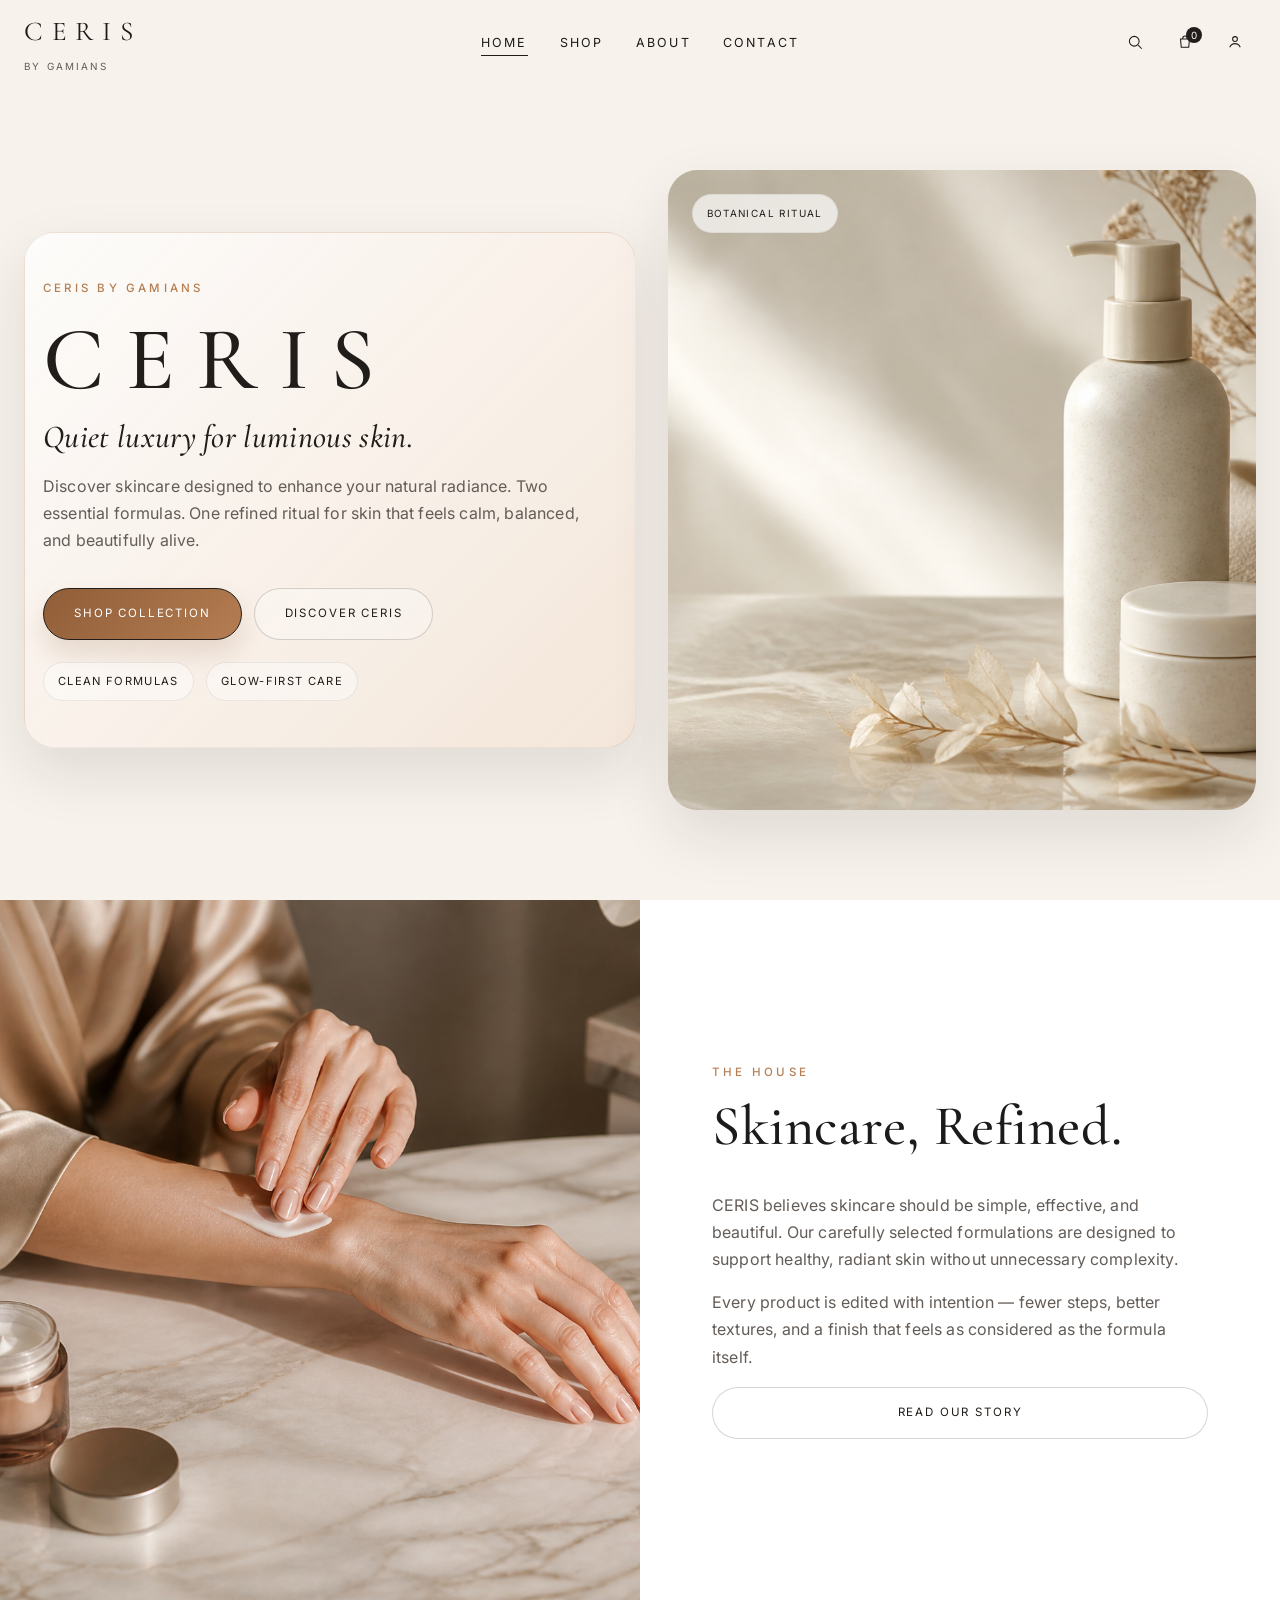
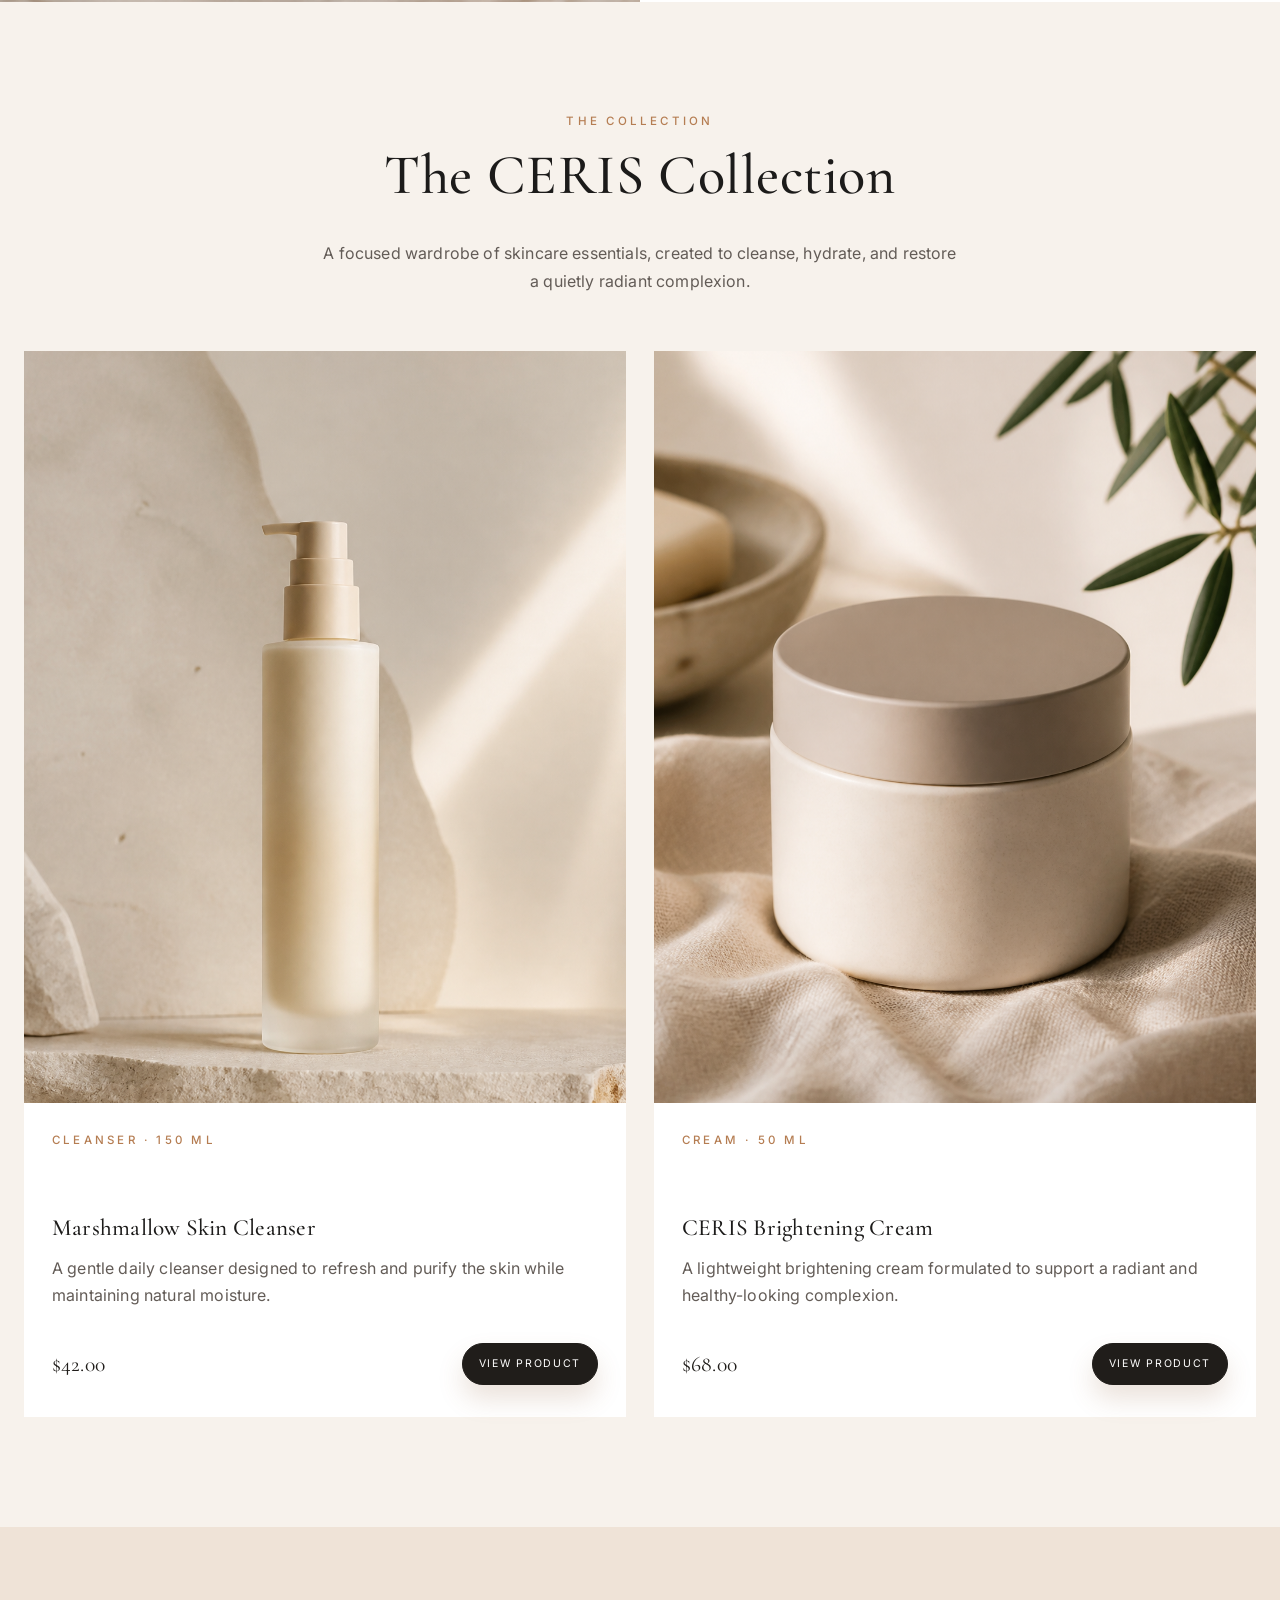
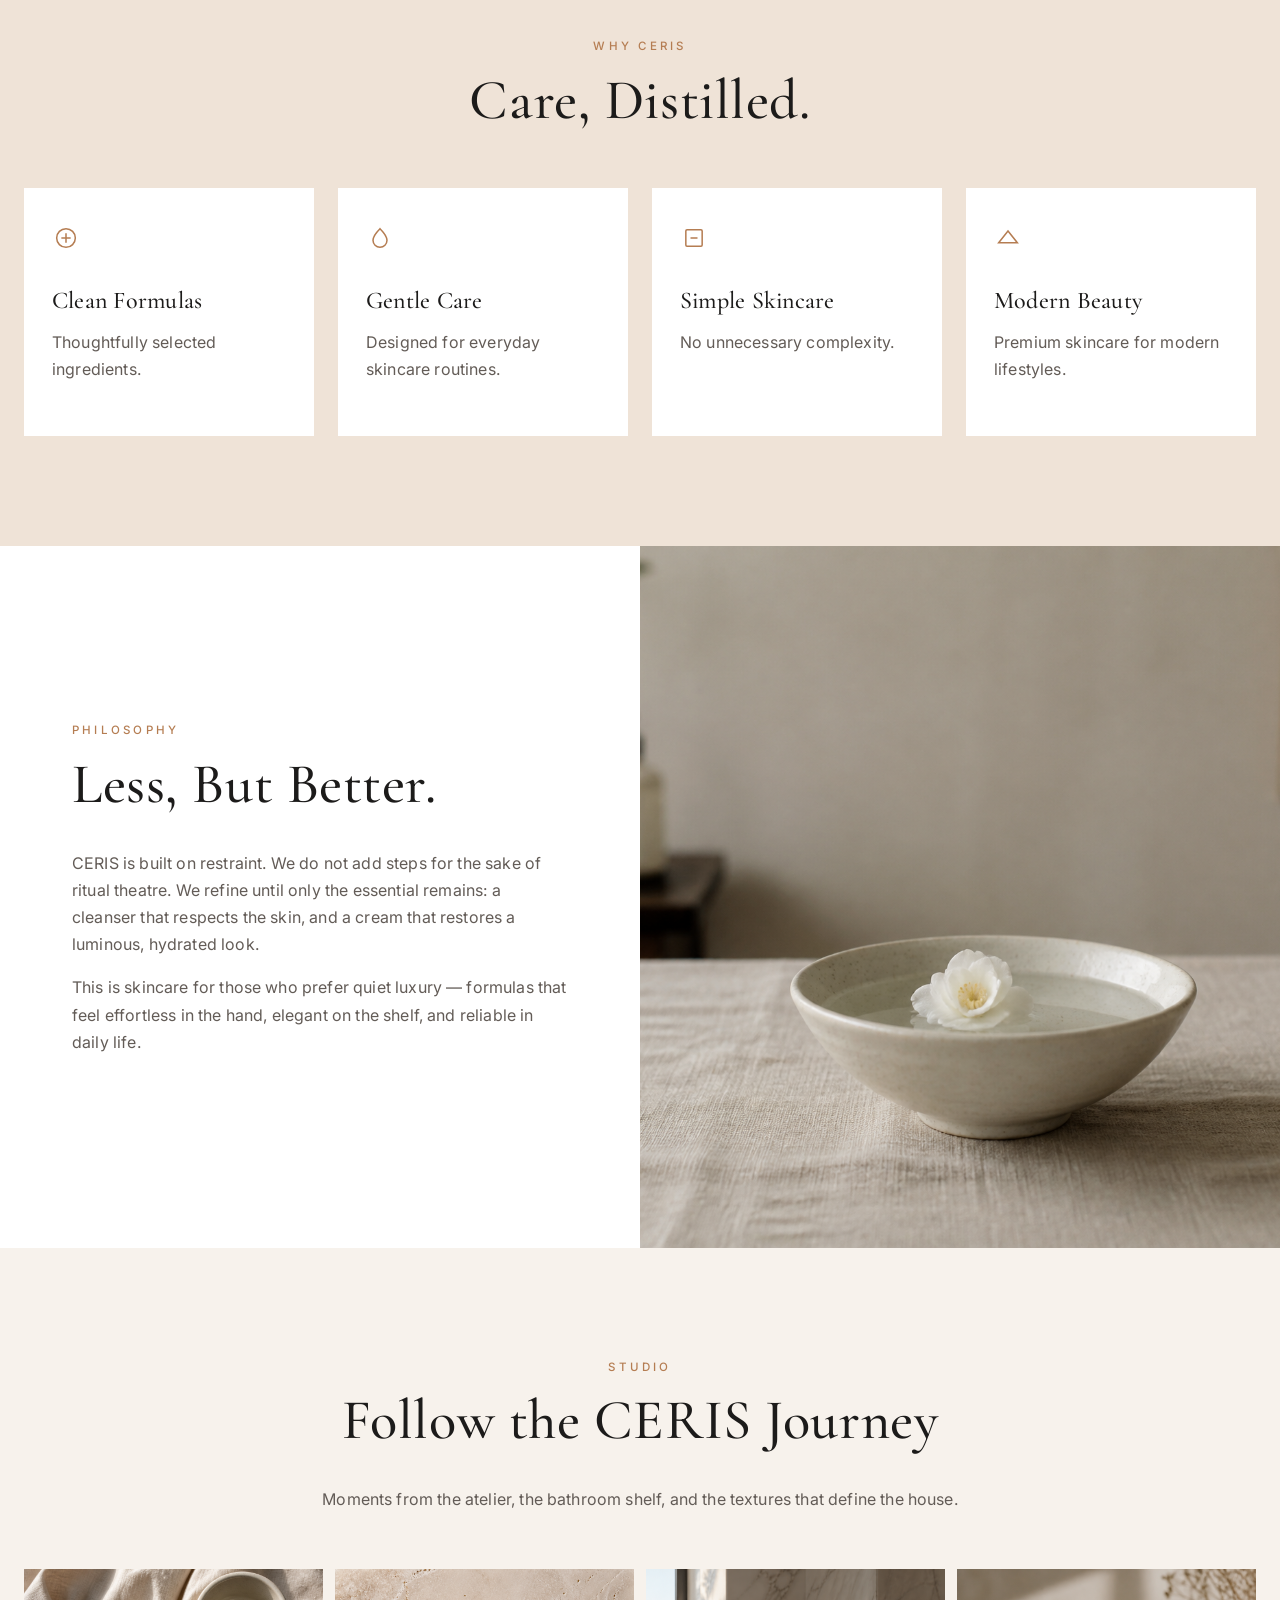
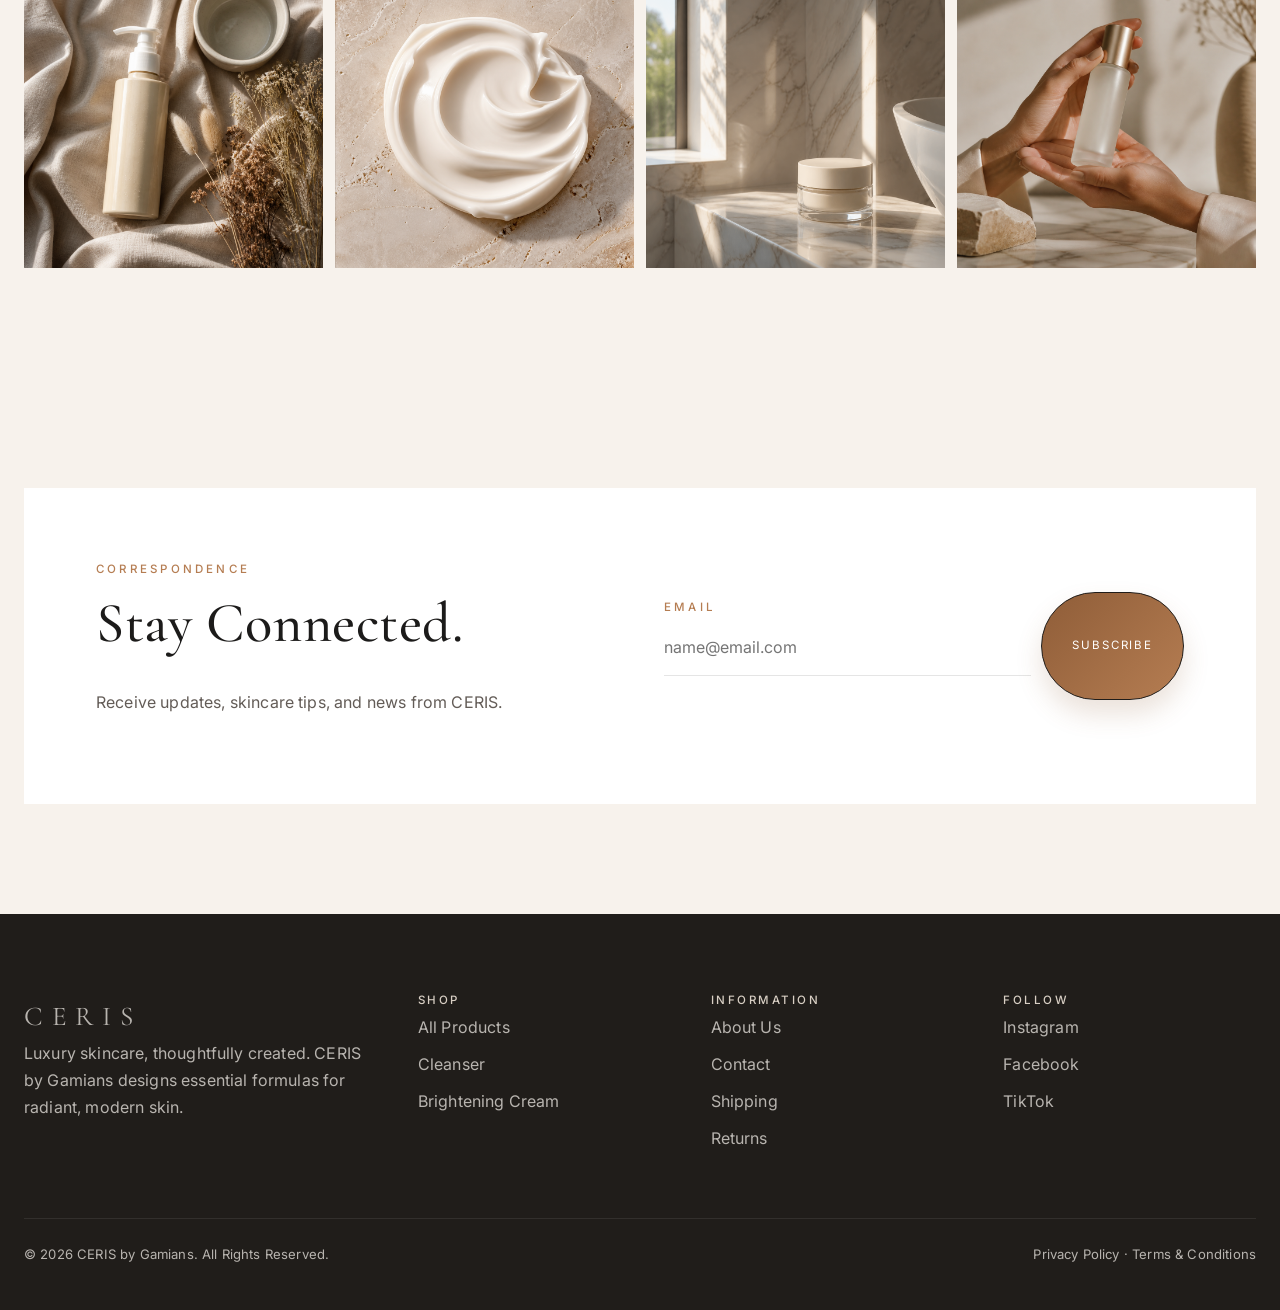
<file: index.html>
<!DOCTYPE html>
<html lang="en">
<head>
  <meta charset="UTF-8">
  <meta name="viewport" content="width=device-width, initial-scale=1.0">
  <title>CERIS by Gamians — Luxury Skincare</title>
  <meta name="description" content="CERIS by Gamians is a luxury skincare house creating refined, essential formulas for radiant, healthy-looking skin.">
  <meta property="og:title" content="CERIS by Gamians — Luxury Skincare">
  <meta property="og:description" content="Discover skincare designed to enhance your natural radiance.">
  <meta property="og:type" content="website">
  <meta property="og:image" content="assets/images/hero.jpg">
  <link rel="icon" href="assets/icons/search.svg" type="image/svg+xml">
  <link rel="preconnect" href="https://fonts.googleapis.com">
  <link rel="preconnect" href="https://fonts.gstatic.com" crossorigin>
  <link href="https://fonts.googleapis.com/css2?family=Cormorant+Garamond:ital,wght@0,400;0,500;0,600;1,400;1,500&family=Inter:wght@300;400;500;600&display=swap" rel="stylesheet">
  <link rel="stylesheet" href="css/style.css">
  <link rel="stylesheet" href="css/responsive.css">
</head>
<body>
  <a class="skip-link" href="#main">Skip to content</a>
  <header class="site-header">
    <nav class="nav" aria-label="Primary">
      <button class="nav-toggle" aria-expanded="false" aria-label="Open menu"><span></span></button>
      <a class="logo" href="index.html">CERIS<span>by Gamians</span></a>
      <ul class="nav-links">
        <li><a href="index.html" aria-current="page">Home</a></li>
        <li><a href="products.html">Shop</a></li>
        <li><a href="about.html">About</a></li>
        <li><a href="contact.html">Contact</a></li>
      </ul>
      <div class="nav-actions">
        <button class="icon-btn" data-open-search aria-label="Search">
          <svg viewBox="0 0 24 24" fill="none" stroke="currentColor" stroke-width="1.4"><circle cx="11" cy="11" r="6.5"/><path d="M16.2 16.2L21 21"/></svg>
        </button>
        <a class="icon-btn" href="cart.html" aria-label="Shopping bag">
          <svg viewBox="0 0 24 24" fill="none" stroke="currentColor" stroke-width="1.4"><path d="M6 8h12l-1 11H7L6 8z"/><path d="M9 8V7a3 3 0 0 1 6 0v1"/></svg>
          <span class="cart-count" data-cart-count hidden>0</span>
        </a>
        <a class="icon-btn" href="admin.html" aria-label="Account">
          <svg viewBox="0 0 24 24" fill="none" stroke="currentColor" stroke-width="1.4"><circle cx="12" cy="8" r="3.2"/><path d="M5 19c1.4-3.2 3.8-4.8 7-4.8s5.6 1.6 7 4.8"/></svg>
        </a>
      </div>
    </nav>
  </header>
  <div class="mobile-drawer">
    <a href="index.html">Home</a>
    <a href="products.html">Shop</a>
    <a href="about.html">About</a>
    <a href="contact.html">Contact</a>
    <a href="cart.html">Bag</a>
  </div>

  <main id="main">
    <section class="hero container">
      <div class="hero__copy reveal is-visible">
        <p class="eyebrow">CERIS by Gamians</p>
        <h1>CERIS</h1>
        <h2>Quiet luxury for luminous skin.</h2>
        <p>Discover skincare designed to enhance your natural radiance. Two essential formulas. One refined ritual for skin that feels calm, balanced, and beautifully alive.</p>
        <div class="hero__actions">
          <a class="btn" href="products.html">Shop Collection</a>
          <a class="btn btn--ghost" href="about.html">Discover CERIS</a>
        </div>
        <div class="hero__meta" aria-label="Brand highlights">
          <span>Clean formulas</span>
          <span>Glow-first care</span>
        </div>
      </div>
      <div class="hero__media reveal">
        <img src="assets/images/hero-editorial.jpg" alt="Editorial luxury skincare ritual with cream and clean textures">
      </div>
    </section>

    <section class="split">
      <div class="split__media">
        <img src="assets/images/brand-intro.jpg" alt="Soft editorial beauty still life with cream and linen">
      </div>
      <div class="split__copy reveal">
        <p class="eyebrow">The House</p>
        <h2>Skincare, Refined.</h2>
        <p>CERIS believes skincare should be simple, effective, and beautiful. Our carefully selected formulations are designed to support healthy, radiant skin without unnecessary complexity.</p>
        <p>Every product is edited with intention — fewer steps, better textures, and a finish that feels as considered as the formula itself.</p>
        <a class="btn btn--ghost" href="about.html">Read Our Story</a>
      </div>
    </section>

    <section class="section">
      <div class="container">
        <div class="section-head reveal">
          <p class="eyebrow">The Collection</p>
          <h2>The CERIS Collection</h2>
          <p>A focused wardrobe of skincare essentials, created to cleanse, hydrate, and restore a quietly radiant complexion.</p>
        </div>
        <div class="product-grid" data-featured-grid></div>
      </div>
    </section>

    <section class="section section--soft">
      <div class="container">
        <div class="section-head reveal">
          <p class="eyebrow">Why CERIS</p>
          <h2>Care, Distilled.</h2>
        </div>
        <div class="feature-grid">
          <article class="feature-card reveal">
            <svg viewBox="0 0 24 24" fill="none" stroke-width="1.3"><circle cx="12" cy="12" r="8"/><path d="M12 8v8M8 12h8"/></svg>
            <h3>Clean Formulas</h3>
            <p>Thoughtfully selected ingredients.</p>
          </article>
          <article class="feature-card reveal">
            <svg viewBox="0 0 24 24" fill="none" stroke-width="1.3"><path d="M12 4c4 4 6 7 6 10a6 6 0 1 1-12 0c0-3 2-6 6-10z"/></svg>
            <h3>Gentle Care</h3>
            <p>Designed for everyday skincare routines.</p>
          </article>
          <article class="feature-card reveal">
            <svg viewBox="0 0 24 24" fill="none" stroke-width="1.3"><rect x="5" y="5" width="14" height="14" rx="1"/><path d="M9 12h6"/></svg>
            <h3>Simple Skincare</h3>
            <p>No unnecessary complexity.</p>
          </article>
          <article class="feature-card reveal">
            <svg viewBox="0 0 24 24" fill="none" stroke-width="1.3"><path d="M4 16l8-10 8 10H4z"/></svg>
            <h3>Modern Beauty</h3>
            <p>Premium skincare for modern lifestyles.</p>
          </article>
        </div>
      </div>
    </section>

    <section class="split split--reverse">
      <div class="split__copy reveal">
        <p class="eyebrow">Philosophy</p>
        <h2>Less, But Better.</h2>
        <p>CERIS is built on restraint. We do not add steps for the sake of ritual theatre. We refine until only the essential remains: a cleanser that respects the skin, and a cream that restores a luminous, hydrated look.</p>
        <p>This is skincare for those who prefer quiet luxury — formulas that feel effortless in the hand, elegant on the shelf, and reliable in daily life.</p>
      </div>
      <div class="split__media">
        <img src="assets/images/philosophy.jpg" alt="Minimal stone still life with water and a single bloom">
      </div>
    </section>

    <section class="section">
      <div class="container">
        <div class="section-head reveal">
          <p class="eyebrow">Studio</p>
          <h2>Follow the CERIS Journey</h2>
          <p>Moments from the atelier, the bathroom shelf, and the textures that define the house.</p>
        </div>
        <div class="instagram-grid">
          <a href="https://instagram.com/cerisbygamians" target="_blank" rel="noopener" aria-label="CERIS Instagram still one">
            <img src="assets/images/insta-1.jpg" alt="Flat lay of CERIS cleanser and linen">
          </a>
          <a href="https://instagram.com/cerisbygamians" target="_blank" rel="noopener" aria-label="CERIS Instagram still two">
            <img src="assets/images/insta-2.jpg" alt="Close-up of cream texture">
          </a>
          <a href="https://instagram.com/cerisbygamians" target="_blank" rel="noopener" aria-label="CERIS Instagram still three">
            <img src="assets/images/insta-3.jpg" alt="Morning light on a cream jar">
          </a>
          <a href="https://instagram.com/cerisbygamians" target="_blank" rel="noopener" aria-label="CERIS Instagram still four">
            <img src="assets/images/insta-4.jpg" alt="Hands holding a frosted cleanser bottle">
          </a>
        </div>
      </div>
    </section>

    <section class="section">
      <div class="container">
        <div class="newsletter reveal">
          <div>
            <p class="eyebrow">Correspondence</p>
            <h2>Stay Connected.</h2>
            <p>Receive updates, skincare tips, and news from CERIS.</p>
          </div>
          <form data-newsletter novalidate>
            <div class="field">
              <label class="eyebrow" for="home-email">Email</label>
              <input id="home-email" type="email" name="email" placeholder="name@email.com" autocomplete="email" required>
              <div class="field-error" aria-live="polite"></div>
            </div>
            <button class="btn" type="submit">Subscribe</button>
          </form>
        </div>
      </div>
    </section>
  </main>

  <footer class="site-footer">
    <div class="container">
      <div class="footer-grid">
        <div>
          <a class="logo" href="index.html">CERIS</a>
          <p>Luxury skincare, thoughtfully created. CERIS by Gamians designs essential formulas for radiant, modern skin.</p>
        </div>
        <div>
          <h4>Shop</h4>
          <ul>
            <li><a href="products.html">All Products</a></li>
            <li><a href="products.html">Cleanser</a></li>
            <li><a href="product.html?id=ceris-brightening-cream">Brightening Cream</a></li>
          </ul>
        </div>
        <div>
          <h4>Information</h4>
          <ul>
            <li><a href="about.html">About Us</a></li>
            <li><a href="contact.html">Contact</a></li>
            <li><a href="shipping.html">Shipping</a></li>
            <li><a href="shipping.html">Returns</a></li>
          </ul>
        </div>
        <div>
          <h4>Follow</h4>
          <ul>
            <li><a href="https://instagram.com/cerisbygamians" target="_blank" rel="noopener">Instagram</a></li>
            <li><a href="https://facebook.com" target="_blank" rel="noopener">Facebook</a></li>
            <li><a href="https://www.tiktok.com" target="_blank" rel="noopener">TikTok</a></li>
          </ul>
        </div>
      </div>
      <div class="footer-bottom">
        <p>© <span data-year></span> CERIS by Gamians. All Rights Reserved.</p>
        <p><a href="privacy.html">Privacy Policy</a> · <a href="terms.html">Terms &amp; Conditions</a></p>
      </div>
    </div>
  </footer>

  <div class="search-modal" hidden>
    <form role="search">
      <div class="field">
        <label class="eyebrow" for="site-search">Search CERIS</label>
        <input id="site-search" type="search" placeholder="Cleanser, cream, radiance…">
      </div>
      <button class="btn" type="submit">Search</button>
      <button class="btn btn--ghost" type="button" data-close-search>Close</button>
    </form>
  </div>

  <script src="js/products.js"></script>
  <script src="js/cart.js"></script>
  <script src="js/main.js"></script>
</body>
</html>
</file>
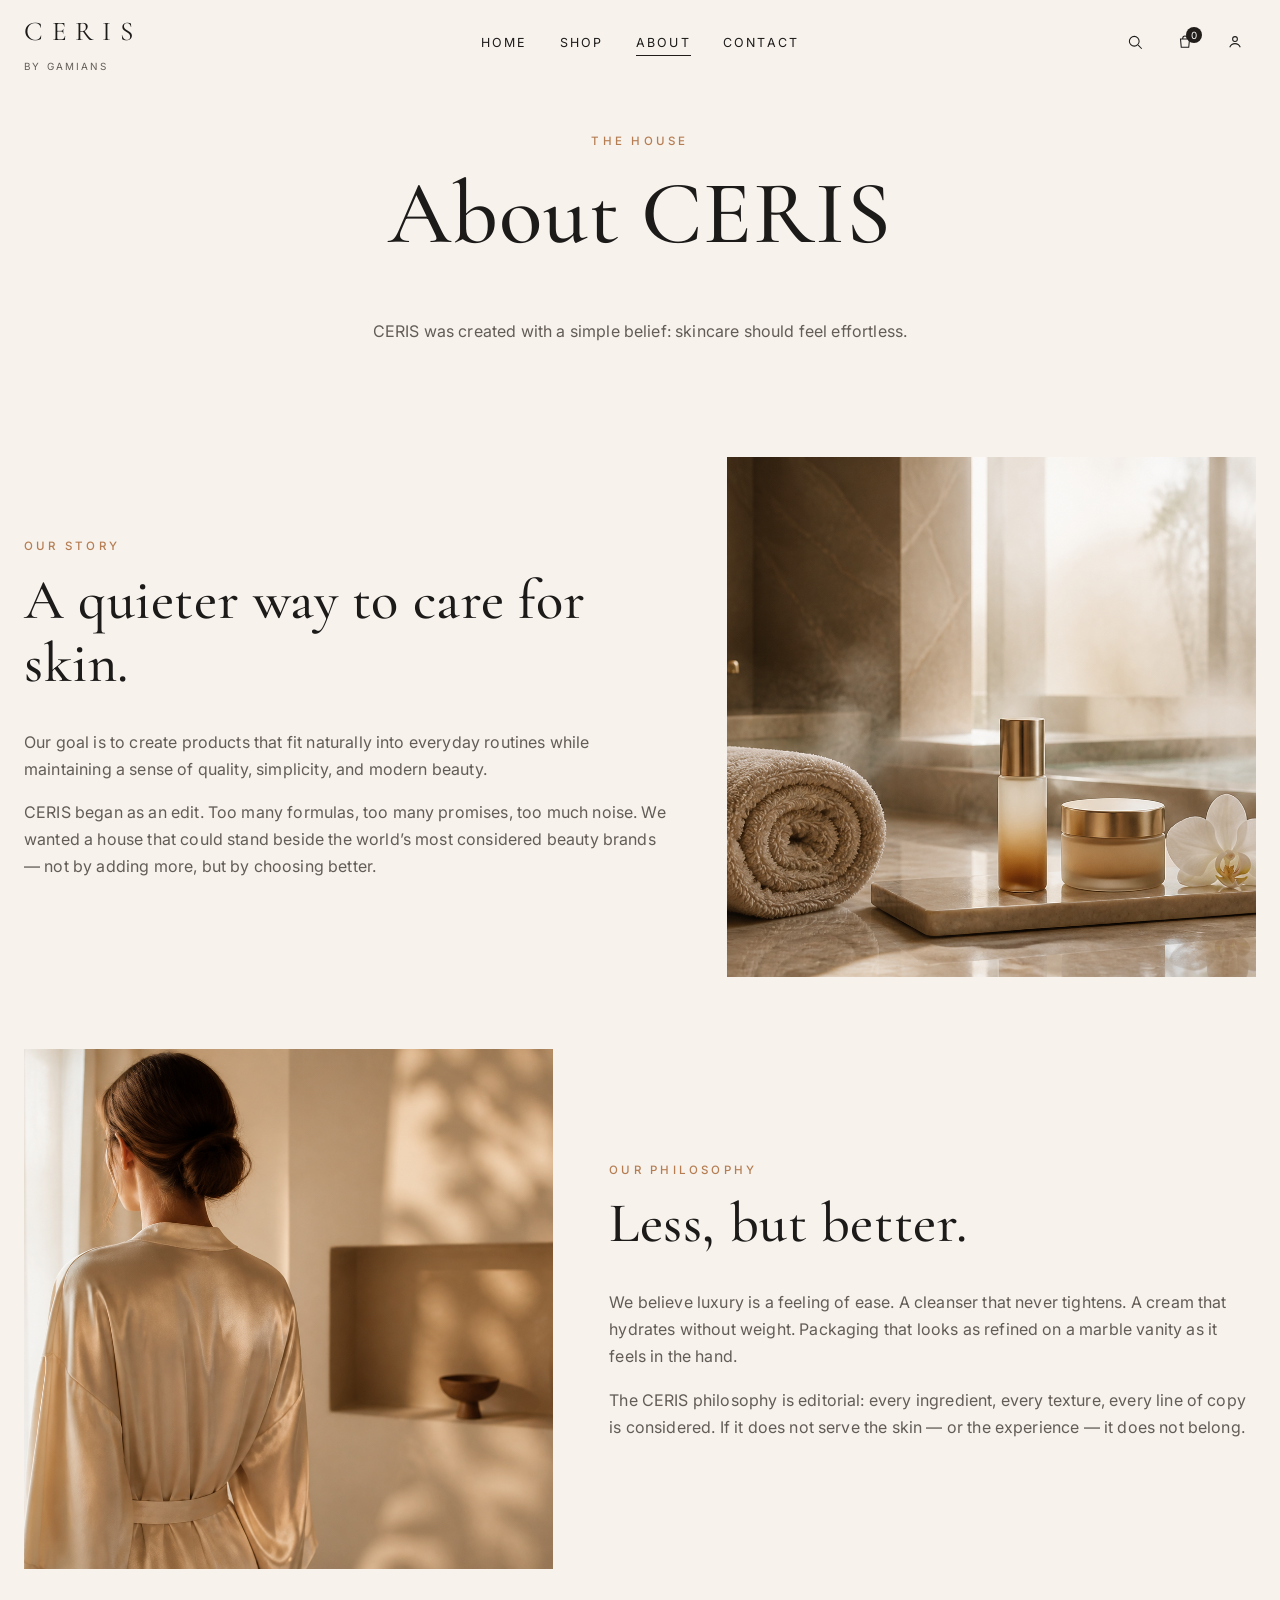
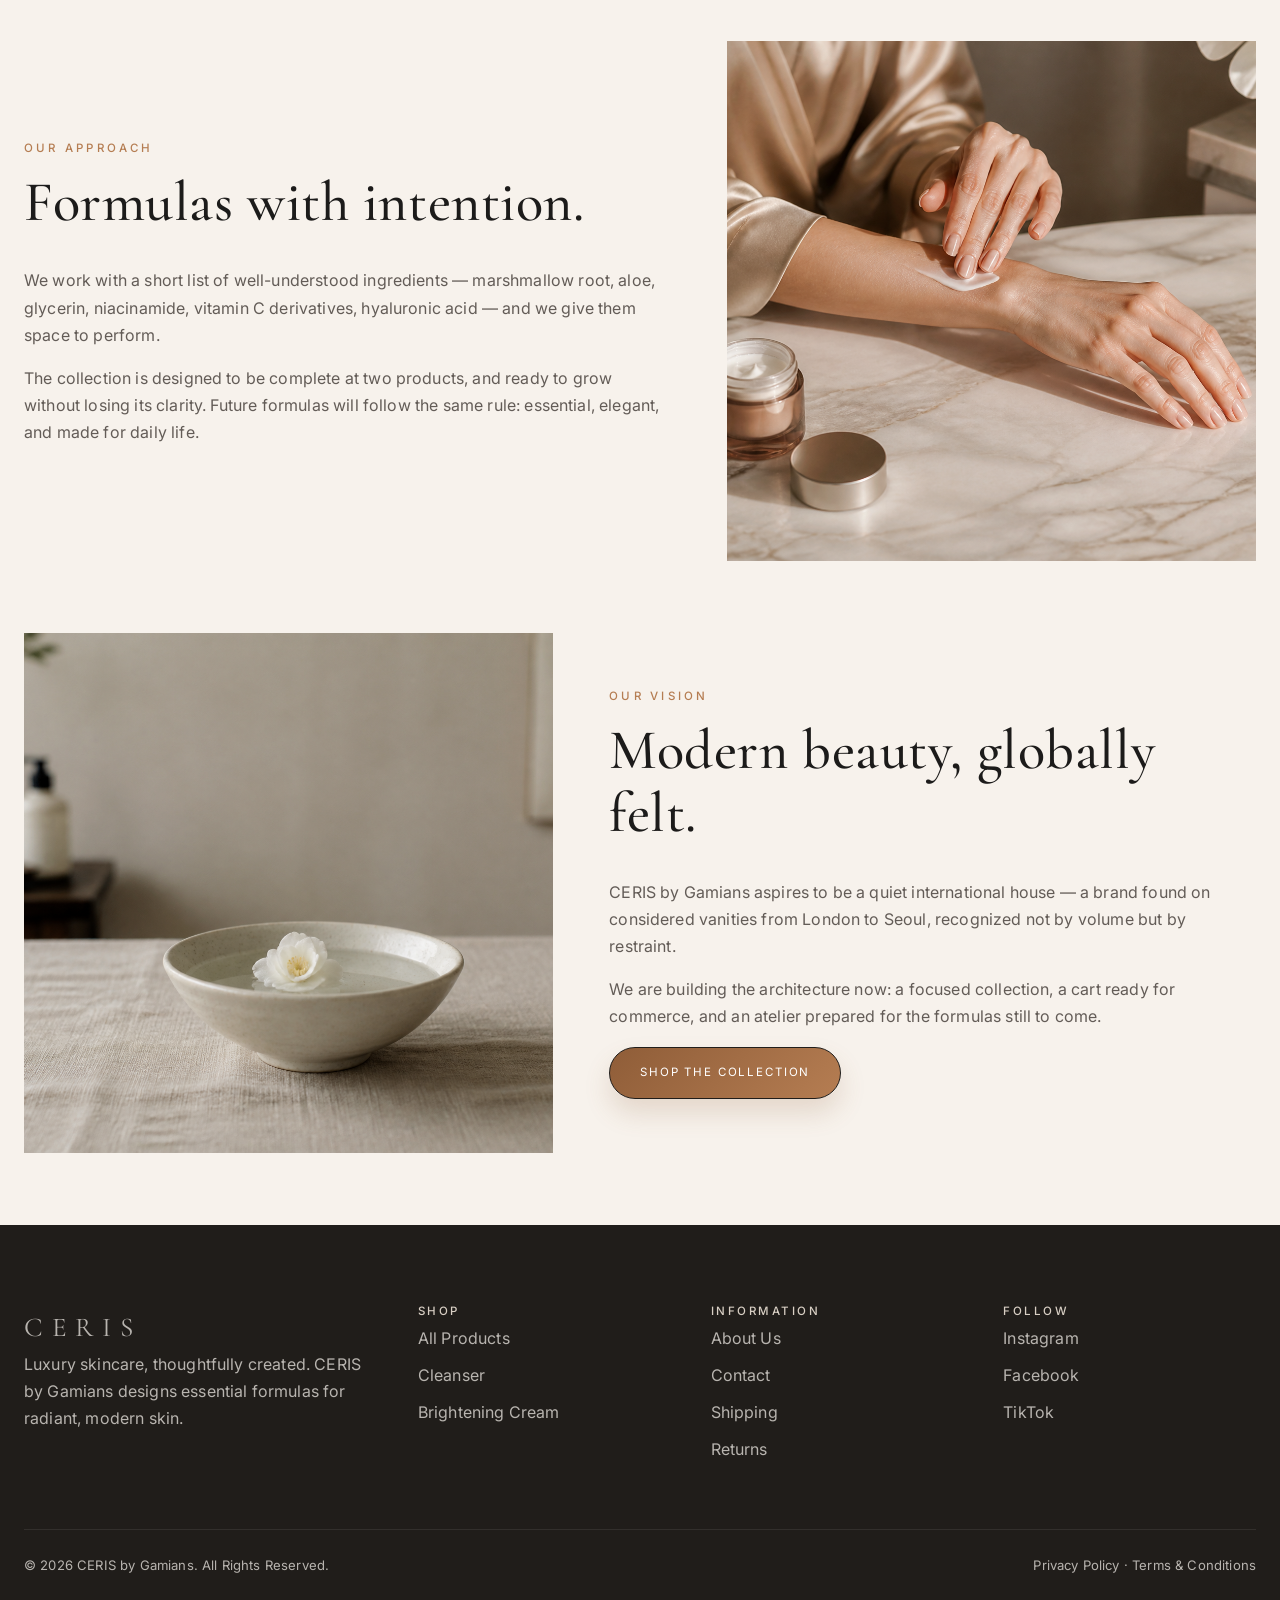
<file: about.html>
<!DOCTYPE html>
<html lang="en">
<head>
  <meta charset="UTF-8">
  <meta name="viewport" content="width=device-width, initial-scale=1.0">
  <title>About CERIS — Our Story and Philosophy</title>
  <meta name="description" content="CERIS was created with a simple belief: skincare should feel effortless. Learn the story, philosophy, and vision of CERIS by Gamians.">
  <meta property="og:title" content="About CERIS — Our Story and Philosophy">
  <meta property="og:description" content="Skincare should feel effortless. Discover the house of CERIS by Gamians.">
  <meta property="og:image" content="assets/images/about-story.jpg">
  <link rel="preconnect" href="https://fonts.googleapis.com">
  <link rel="preconnect" href="https://fonts.gstatic.com" crossorigin>
  <link href="https://fonts.googleapis.com/css2?family=Cormorant+Garamond:ital,wght@0,400;0,500;0,600;1,400;1,500&family=Inter:wght@300;400;500;600&display=swap" rel="stylesheet">
  <link rel="stylesheet" href="css/style.css">
  <link rel="stylesheet" href="css/responsive.css">
</head>
<body>
  <a class="skip-link" href="#main">Skip to content</a>
  <header class="site-header">
    <nav class="nav" aria-label="Primary">
      <button class="nav-toggle" aria-expanded="false" aria-label="Open menu"><span></span></button>
      <a class="logo" href="index.html">CERIS<span>by Gamians</span></a>
      <ul class="nav-links">
        <li><a href="index.html">Home</a></li>
        <li><a href="products.html">Shop</a></li>
        <li><a href="about.html" aria-current="page">About</a></li>
        <li><a href="contact.html">Contact</a></li>
      </ul>
      <div class="nav-actions">
        <button class="icon-btn" data-open-search aria-label="Search">
          <svg viewBox="0 0 24 24" fill="none" stroke="currentColor" stroke-width="1.4"><circle cx="11" cy="11" r="6.5"/><path d="M16.2 16.2L21 21"/></svg>
        </button>
        <a class="icon-btn" href="cart.html" aria-label="Shopping bag">
          <svg viewBox="0 0 24 24" fill="none" stroke="currentColor" stroke-width="1.4"><path d="M6 8h12l-1 11H7L6 8z"/><path d="M9 8V7a3 3 0 0 1 6 0v1"/></svg>
          <span class="cart-count" data-cart-count hidden>0</span>
        </a>
        <a class="icon-btn" href="admin.html" aria-label="Account">
          <svg viewBox="0 0 24 24" fill="none" stroke="currentColor" stroke-width="1.4"><circle cx="12" cy="8" r="3.2"/><path d="M5 19c1.4-3.2 3.8-4.8 7-4.8s5.6 1.6 7 4.8"/></svg>
        </a>
      </div>
    </nav>
  </header>
  <div class="mobile-drawer">
    <a href="index.html">Home</a>
    <a href="products.html">Shop</a>
    <a href="about.html">About</a>
    <a href="contact.html">Contact</a>
    <a href="cart.html">Bag</a>
  </div>

  <main id="main" class="container">
    <header class="page-hero reveal">
      <p class="eyebrow">The House</p>
      <h1>About CERIS</h1>
      <p>CERIS was created with a simple belief: skincare should feel effortless.</p>
    </header>

    <article class="story-block reveal">
      <img src="assets/images/about-story.jpg" alt="Quiet spa interior with CERIS products on a stone tray">
      <div class="story-copy">
        <p class="eyebrow">Our Story</p>
        <h2>A quieter way to care for skin.</h2>
        <p>Our goal is to create products that fit naturally into everyday routines while maintaining a sense of quality, simplicity, and modern beauty.</p>
        <p>CERIS began as an edit. Too many formulas, too many promises, too much noise. We wanted a house that could stand beside the world’s most considered beauty brands — not by adding more, but by choosing better.</p>
      </div>
    </article>

    <article class="story-block reveal">
      <img src="assets/images/about-philosophy.jpg" alt="Editorial portrait in morning light, cream silk and quiet interior">
      <div class="story-copy">
        <p class="eyebrow">Our Philosophy</p>
        <h2>Less, but better.</h2>
        <p>We believe luxury is a feeling of ease. A cleanser that never tightens. A cream that hydrates without weight. Packaging that looks as refined on a marble vanity as it feels in the hand.</p>
        <p>The CERIS philosophy is editorial: every ingredient, every texture, every line of copy is considered. If it does not serve the skin — or the experience — it does not belong.</p>
      </div>
    </article>

    <article class="story-block reveal">
      <img src="assets/images/brand-intro.jpg" alt="Hands applying cream in a luxury still life">
      <div class="story-copy">
        <p class="eyebrow">Our Approach</p>
        <h2>Formulas with intention.</h2>
        <p>We work with a short list of well-understood ingredients — marshmallow root, aloe, glycerin, niacinamide, vitamin C derivatives, hyaluronic acid — and we give them space to perform.</p>
        <p>The collection is designed to be complete at two products, and ready to grow without losing its clarity. Future formulas will follow the same rule: essential, elegant, and made for daily life.</p>
      </div>
    </article>

    <article class="story-block reveal">
      <img src="assets/images/philosophy.jpg" alt="Minimal still life with water, stone, and a single flower">
      <div class="story-copy">
        <p class="eyebrow">Our Vision</p>
        <h2>Modern beauty, globally felt.</h2>
        <p>CERIS by Gamians aspires to be a quiet international house — a brand found on considered vanities from London to Seoul, recognized not by volume but by restraint.</p>
        <p>We are building the architecture now: a focused collection, a cart ready for commerce, and an atelier prepared for the formulas still to come.</p>
        <a class="btn" href="products.html">Shop the Collection</a>
      </div>
    </article>
  </main>

  <footer class="site-footer">
    <div class="container">
      <div class="footer-grid">
        <div>
          <a class="logo" href="index.html">CERIS</a>
          <p>Luxury skincare, thoughtfully created. CERIS by Gamians designs essential formulas for radiant, modern skin.</p>
        </div>
        <div>
          <h4>Shop</h4>
          <ul>
            <li><a href="products.html">All Products</a></li>
            <li><a href="product.html?id=marshmallow-skin-cleanser">Cleanser</a></li>
            <li><a href="product.html?id=ceris-brightening-cream">Brightening Cream</a></li>
          </ul>
        </div>
        <div>
          <h4>Information</h4>
          <ul>
            <li><a href="about.html">About Us</a></li>
            <li><a href="contact.html">Contact</a></li>
            <li><a href="shipping.html">Shipping</a></li>
            <li><a href="shipping.html">Returns</a></li>
          </ul>
        </div>
        <div>
          <h4>Follow</h4>
          <ul>
            <li><a href="https://instagram.com/cerisbygamians" target="_blank" rel="noopener">Instagram</a></li>
            <li><a href="https://facebook.com" target="_blank" rel="noopener">Facebook</a></li>
            <li><a href="https://www.tiktok.com" target="_blank" rel="noopener">TikTok</a></li>
          </ul>
        </div>
      </div>
      <div class="footer-bottom">
        <p>© <span data-year></span> CERIS by Gamians. All Rights Reserved.</p>
        <p><a href="privacy.html">Privacy Policy</a> · <a href="terms.html">Terms &amp; Conditions</a></p>
      </div>
    </div>
  </footer>
  <div class="search-modal" hidden>
    <form role="search">
      <div class="field">
        <label class="eyebrow" for="site-search">Search CERIS</label>
        <input id="site-search" type="search">
      </div>
      <button class="btn" type="submit">Search</button>
      <button class="btn btn--ghost" type="button" data-close-search>Close</button>
    </form>
  </div>
  <script src="js/products.js"></script>
  <script src="js/cart.js"></script>
  <script src="js/main.js"></script>
</body>
</html>
</file>
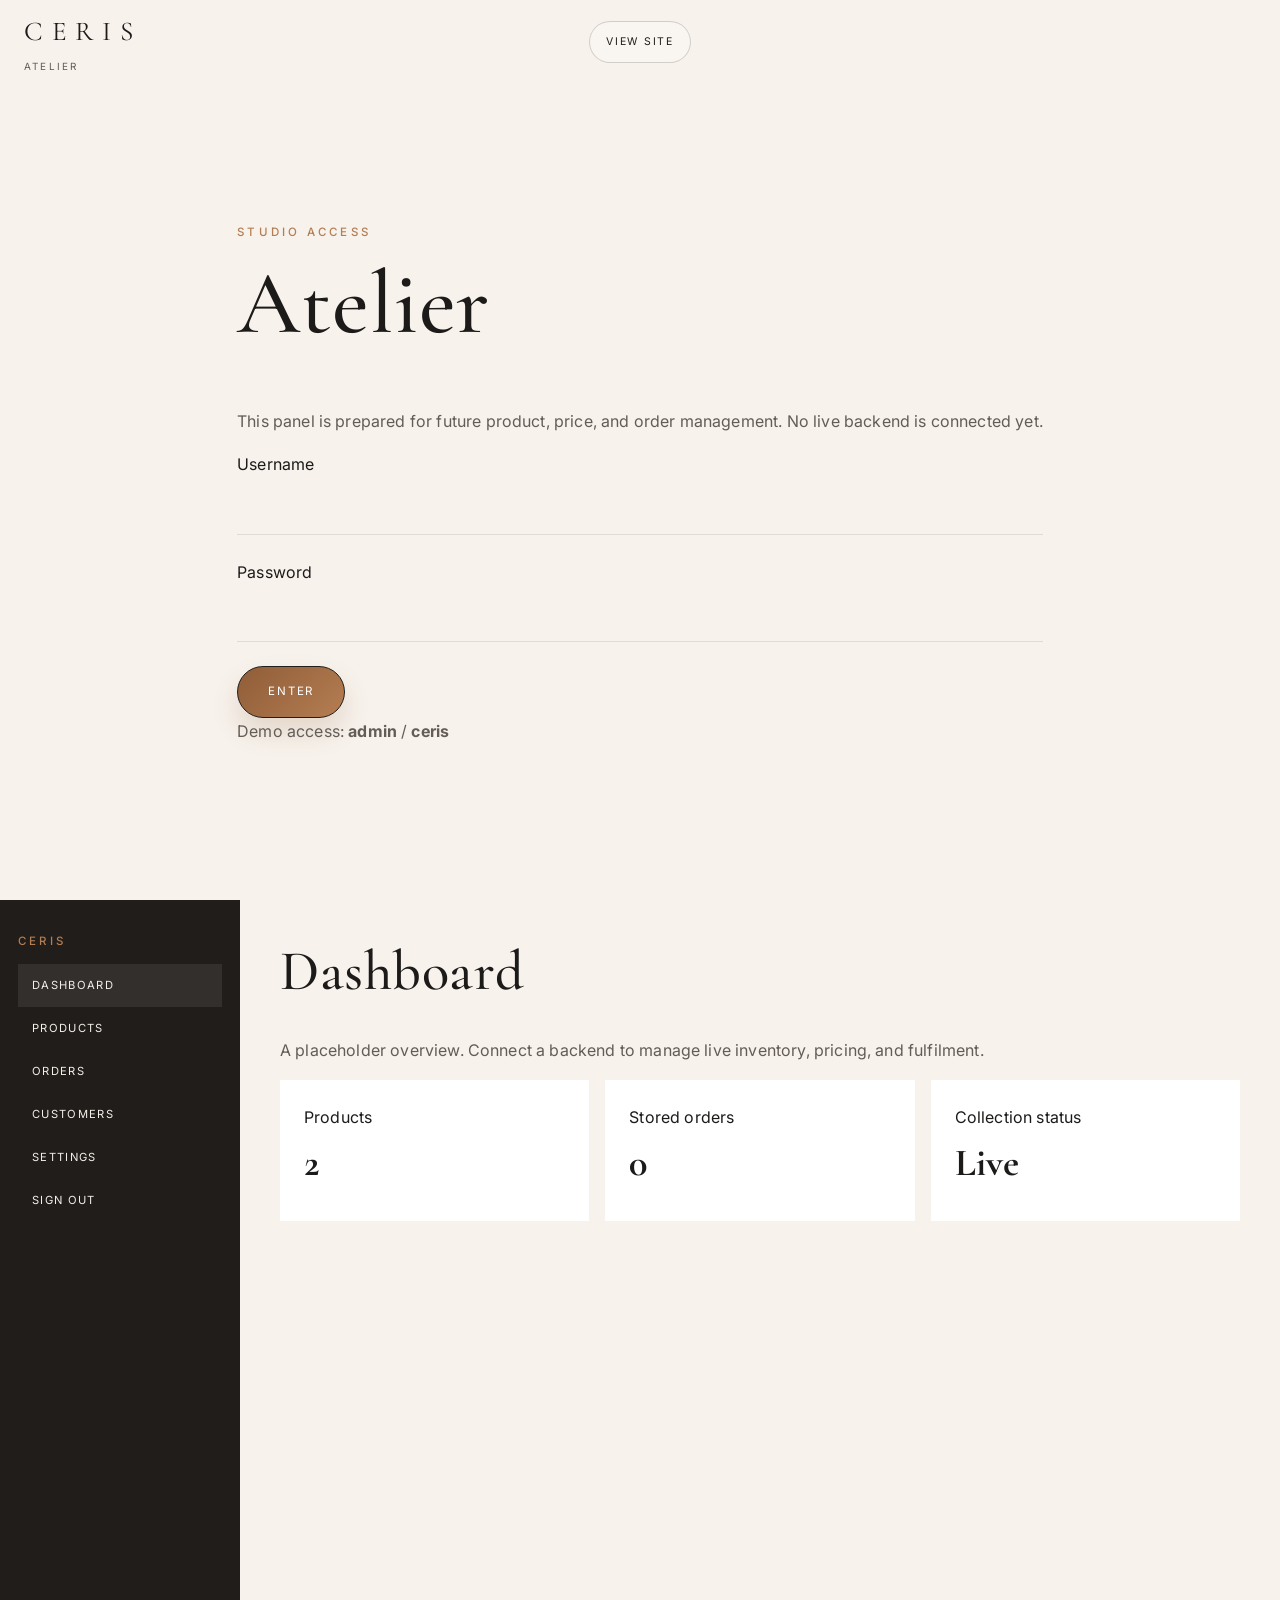
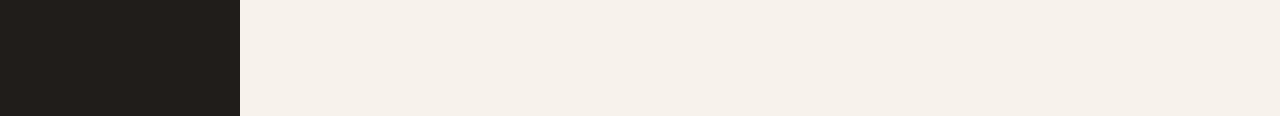
<file: admin.html>
<!DOCTYPE html>
<html lang="en">
<head>
  <meta charset="UTF-8">
  <meta name="viewport" content="width=device-width, initial-scale=1.0">
  <title>CERIS Atelier — Admin</title>
  <meta name="description" content="CERIS studio administration. Product, order, and customer management placeholder for future backend integration.">
  <meta name="robots" content="noindex">
  <link rel="preconnect" href="https://fonts.googleapis.com">
  <link rel="preconnect" href="https://fonts.gstatic.com" crossorigin>
  <link href="https://fonts.googleapis.com/css2?family=Cormorant+Garamond:ital,wght@0,400;0,500;0,600;1,400;1,500&family=Inter:wght@300;400;500;600&display=swap" rel="stylesheet">
  <link rel="stylesheet" href="css/style.css">
  <link rel="stylesheet" href="css/responsive.css">
</head>
<body>
  <header class="site-header">
    <nav class="nav" aria-label="Primary">
      <a class="logo" href="index.html">CERIS<span>Atelier</span></a>
      <div class="nav-actions">
        <a class="btn btn--small btn--ghost" href="index.html">View Site</a>
      </div>
    </nav>
  </header>

  <main>
    <form class="admin-login" data-admin-login>
      <div>
        <p class="eyebrow">Studio Access</p>
        <h1>Atelier</h1>
        <p>This panel is prepared for future product, price, and order management. No live backend is connected yet.</p>
        <div class="field">
          <label for="admin-user">Username</label>
          <input id="admin-user" name="user" autocomplete="username">
          <div class="field-error"></div>
        </div>
        <div class="field">
          <label for="admin-pass">Password</label>
          <input id="admin-pass" name="password" type="password" autocomplete="current-password">
          <div class="field-error" aria-live="polite"></div>
        </div>
        <button class="btn" type="submit">Enter</button>
        <p>Demo access: <strong>admin</strong> / <strong>ceris</strong></p>
      </div>
    </form>

    <div class="admin-shell" data-admin-app hidden>
      <aside class="admin-side">
        <p class="eyebrow">CERIS</p>
        <button type="button" class="is-active" data-admin-view="dashboard">Dashboard</button>
        <button type="button" data-admin-view="products">Products</button>
        <button type="button" data-admin-view="orders">Orders</button>
        <button type="button" data-admin-view="customers">Customers</button>
        <button type="button" data-admin-view="settings">Settings</button>
        <button type="button" data-admin-logout>Sign out</button>
      </aside>
      <section class="admin-main">
        <div data-panel="dashboard">
          <h2>Dashboard</h2>
          <p>A placeholder overview. Connect a backend to manage live inventory, pricing, and fulfilment.</p>
          <div class="stat-grid">
            <article class="stat"><span>Products</span><strong data-stat-products>2</strong></article>
            <article class="stat"><span>Stored orders</span><strong data-stat-orders>0</strong></article>
            <article class="stat"><span>Collection status</span><strong>Live</strong></article>
          </div>
        </div>
        <div data-panel="products" hidden>
          <h2>Products</h2>
          <p>Catalog is currently sourced from <code>js/products.js</code>. Future admin actions: add products, edit copy, change prices, upload images.</p>
          <table>
            <thead>
              <tr><th>SKU</th><th>Name</th><th>Category</th><th>Price</th><th>Status</th></tr>
            </thead>
            <tbody data-admin-products></tbody>
          </table>
        </div>
        <div data-panel="orders" hidden>
          <h2>Orders</h2>
          <p>Orders placed through checkout are stored locally in this browser until a server is connected.</p>
          <table>
            <thead>
              <tr><th>Reference</th><th>Customer</th><th>Total</th><th>Payment</th></tr>
            </thead>
            <tbody data-admin-orders></tbody>
          </table>
        </div>
        <div data-panel="customers" hidden>
          <h2>Customers</h2>
          <p>Customer profiles will appear here after CRM integration. Newsletter signups are stored locally for now.</p>
        </div>
        <div data-panel="settings" hidden>
          <h2>Settings</h2>
          <p>Brand name, shipping thresholds, and payment providers can be wired to this panel later without rebuilding the storefront.</p>
        </div>
      </section>
    </div>
  </main>
  <script src="js/products.js"></script>
  <script src="js/cart.js"></script>
  <script src="js/main.js"></script>
</body>
</html>
</file>
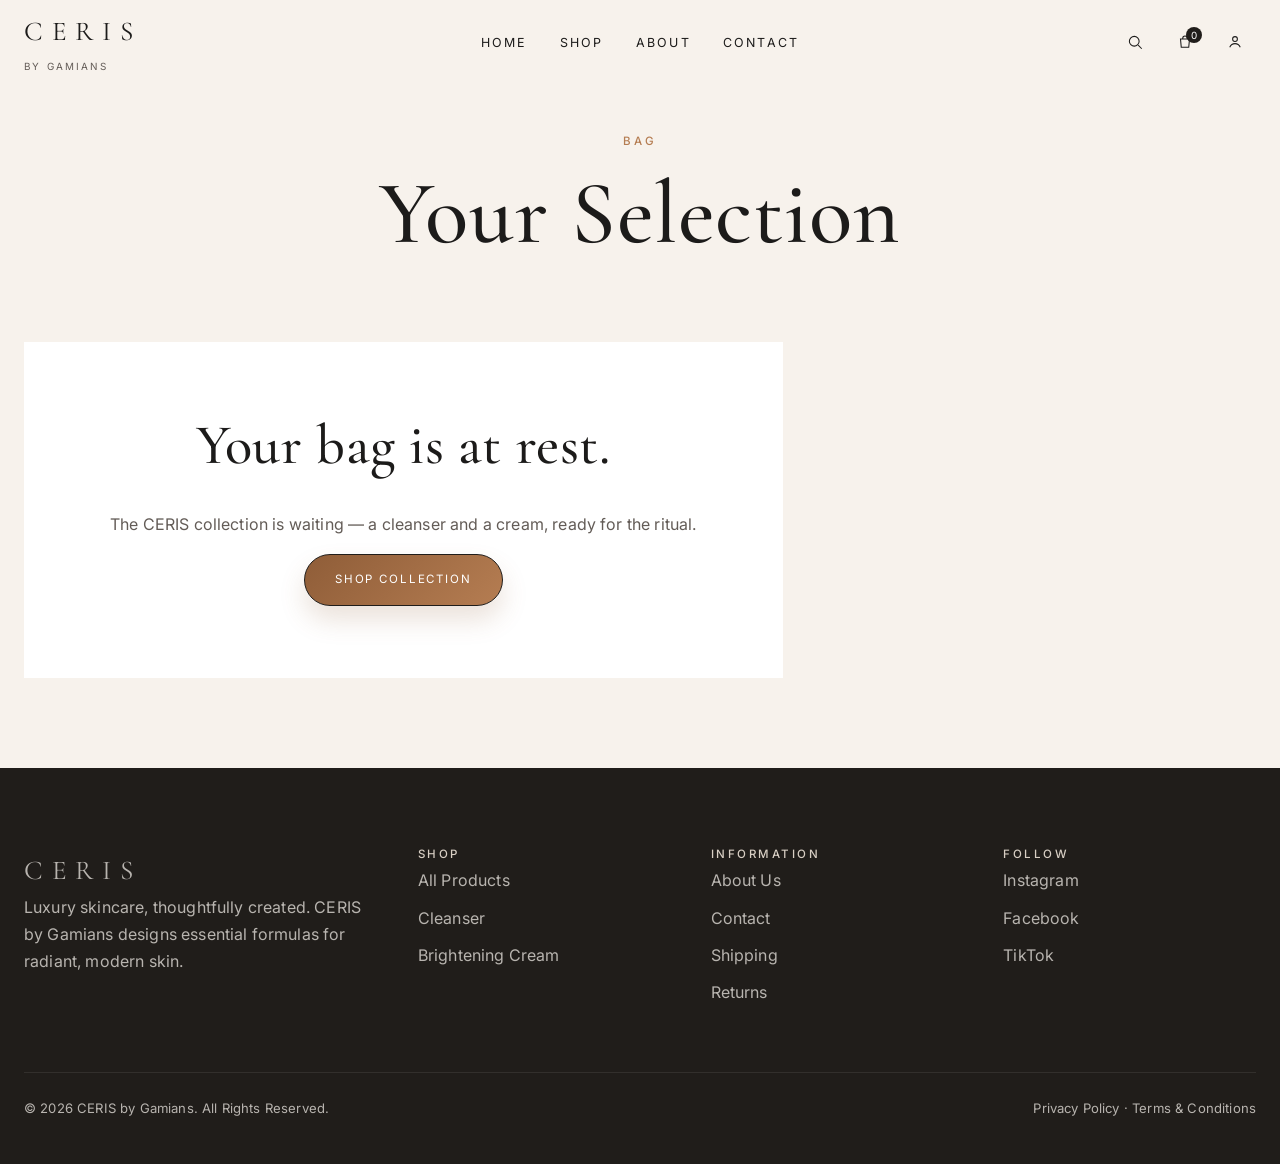
<file: cart.html>
<!DOCTYPE html>
<html lang="en">
<head>
  <meta charset="UTF-8">
  <meta name="viewport" content="width=device-width, initial-scale=1.0">
  <title>Your Bag — CERIS by Gamians</title>
  <meta name="description" content="Review your CERIS skincare selection. Update quantities and continue to a refined checkout.">
  <meta property="og:title" content="Your Bag — CERIS by Gamians">
  <meta property="og:description" content="Your CERIS shopping bag.">
  <meta property="og:image" content="assets/images/hero.jpg">
  <link rel="preconnect" href="https://fonts.googleapis.com">
  <link rel="preconnect" href="https://fonts.gstatic.com" crossorigin>
  <link href="https://fonts.googleapis.com/css2?family=Cormorant+Garamond:ital,wght@0,400;0,500;0,600;1,400;1,500&family=Inter:wght@300;400;500;600&display=swap" rel="stylesheet">
  <link rel="stylesheet" href="css/style.css">
  <link rel="stylesheet" href="css/responsive.css">
</head>
<body>
  <a class="skip-link" href="#main">Skip to content</a>
  <header class="site-header">
    <nav class="nav" aria-label="Primary">
      <button class="nav-toggle" aria-expanded="false" aria-label="Open menu"><span></span></button>
      <a class="logo" href="index.html">CERIS<span>by Gamians</span></a>
      <ul class="nav-links">
        <li><a href="index.html">Home</a></li>
        <li><a href="products.html">Shop</a></li>
        <li><a href="about.html">About</a></li>
        <li><a href="contact.html">Contact</a></li>
      </ul>
      <div class="nav-actions">
        <button class="icon-btn" data-open-search aria-label="Search">
          <svg viewBox="0 0 24 24" fill="none" stroke="currentColor" stroke-width="1.4"><circle cx="11" cy="11" r="6.5"/><path d="M16.2 16.2L21 21"/></svg>
        </button>
        <a class="icon-btn" href="cart.html" aria-label="Shopping bag">
          <svg viewBox="0 0 24 24" fill="none" stroke="currentColor" stroke-width="1.4"><path d="M6 8h12l-1 11H7L6 8z"/><path d="M9 8V7a3 3 0 0 1 6 0v1"/></svg>
          <span class="cart-count" data-cart-count hidden>0</span>
        </a>
        <a class="icon-btn" href="admin.html" aria-label="Account">
          <svg viewBox="0 0 24 24" fill="none" stroke="currentColor" stroke-width="1.4"><circle cx="12" cy="8" r="3.2"/><path d="M5 19c1.4-3.2 3.8-4.8 7-4.8s5.6 1.6 7 4.8"/></svg>
        </a>
      </div>
    </nav>
  </header>
  <div class="mobile-drawer">
    <a href="index.html">Home</a>
    <a href="products.html">Shop</a>
    <a href="about.html">About</a>
    <a href="contact.html">Contact</a>
    <a href="cart.html">Bag</a>
  </div>

  <main id="main" class="container">
    <header class="page-hero">
      <p class="eyebrow">Bag</p>
      <h1>Your Selection</h1>
    </header>
    <section class="cart-layout">
      <div>
        <div class="empty-state" data-cart-empty hidden>
          <h2>Your bag is at rest.</h2>
          <p>The CERIS collection is waiting — a cleanser and a cream, ready for the ritual.</p>
          <a class="btn" href="products.html">Shop Collection</a>
        </div>
        <div data-cart-list></div>
      </div>
      <aside class="summary-card" data-cart-summary>
        <h3>Order Summary</h3>
        <div class="summary-row"><span>Subtotal</span><span data-subtotal>$0.00</span></div>
        <div class="summary-row"><span>Shipping</span><span data-shipping>—</span></div>
        <p data-shipping-note></p>
        <div class="summary-row total"><span>Total</span><span data-total>$0.00</span></div>
        <a class="btn" href="checkout.html">Checkout</a>
      </aside>
    </section>
  </main>

  <footer class="site-footer">
    <div class="container">
      <div class="footer-grid">
        <div>
          <a class="logo" href="index.html">CERIS</a>
          <p>Luxury skincare, thoughtfully created. CERIS by Gamians designs essential formulas for radiant, modern skin.</p>
        </div>
        <div>
          <h4>Shop</h4>
          <ul>
            <li><a href="products.html">All Products</a></li>
            <li><a href="product.html?id=marshmallow-skin-cleanser">Cleanser</a></li>
            <li><a href="product.html?id=ceris-brightening-cream">Brightening Cream</a></li>
          </ul>
        </div>
        <div>
          <h4>Information</h4>
          <ul>
            <li><a href="about.html">About Us</a></li>
            <li><a href="contact.html">Contact</a></li>
            <li><a href="shipping.html">Shipping</a></li>
            <li><a href="shipping.html">Returns</a></li>
          </ul>
        </div>
        <div>
          <h4>Follow</h4>
          <ul>
            <li><a href="https://instagram.com/cerisbygamians" target="_blank" rel="noopener">Instagram</a></li>
            <li><a href="https://facebook.com" target="_blank" rel="noopener">Facebook</a></li>
            <li><a href="https://www.tiktok.com" target="_blank" rel="noopener">TikTok</a></li>
          </ul>
        </div>
      </div>
      <div class="footer-bottom">
        <p>© <span data-year></span> CERIS by Gamians. All Rights Reserved.</p>
        <p><a href="privacy.html">Privacy Policy</a> · <a href="terms.html">Terms &amp; Conditions</a></p>
      </div>
    </div>
  </footer>
  <div class="search-modal" hidden>
    <form role="search">
      <div class="field">
        <label class="eyebrow" for="site-search">Search CERIS</label>
        <input id="site-search" type="search">
      </div>
      <button class="btn" type="submit">Search</button>
      <button class="btn btn--ghost" type="button" data-close-search>Close</button>
    </form>
  </div>
  <script src="js/products.js"></script>
  <script src="js/cart.js"></script>
  <script src="js/main.js"></script>
</body>
</html>
</file>
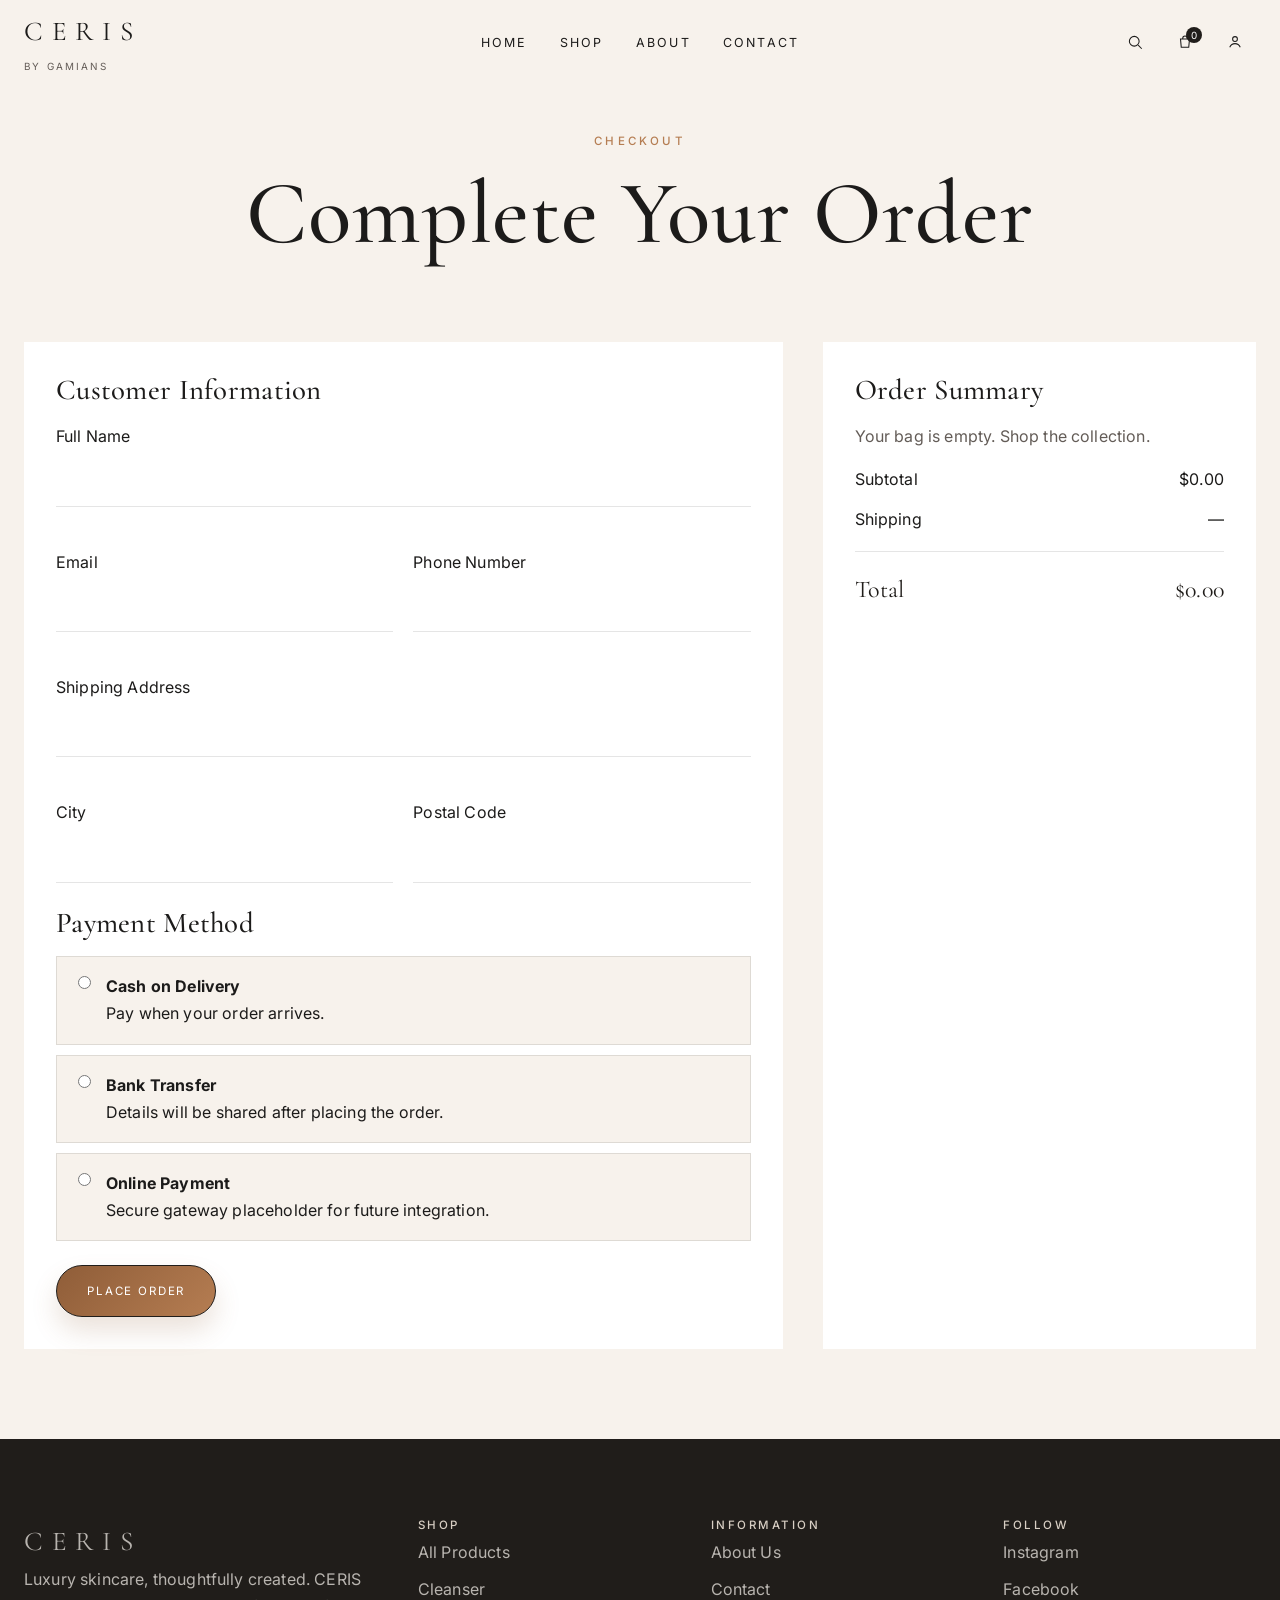
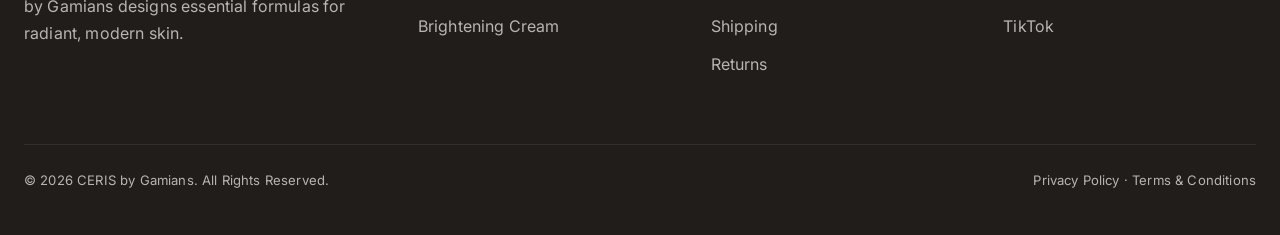
<file: checkout.html>
<!DOCTYPE html>
<html lang="en">
<head>
  <meta charset="UTF-8">
  <meta name="viewport" content="width=device-width, initial-scale=1.0">
  <title>Checkout — CERIS by Gamians</title>
  <meta name="description" content="Complete your CERIS order with cash on delivery, bank transfer, or online payment.">
  <meta property="og:title" content="Checkout — CERIS by Gamians">
  <meta property="og:description" content="A calm, considered checkout for CERIS skincare.">
  <meta property="og:image" content="assets/images/hero.jpg">
  <link rel="preconnect" href="https://fonts.googleapis.com">
  <link rel="preconnect" href="https://fonts.gstatic.com" crossorigin>
  <link href="https://fonts.googleapis.com/css2?family=Cormorant+Garamond:ital,wght@0,400;0,500;0,600;1,400;1,500&family=Inter:wght@300;400;500;600&display=swap" rel="stylesheet">
  <link rel="stylesheet" href="css/style.css">
  <link rel="stylesheet" href="css/responsive.css">
</head>
<body>
  <a class="skip-link" href="#main">Skip to content</a>
  <header class="site-header">
    <nav class="nav" aria-label="Primary">
      <button class="nav-toggle" aria-expanded="false" aria-label="Open menu"><span></span></button>
      <a class="logo" href="index.html">CERIS<span>by Gamians</span></a>
      <ul class="nav-links">
        <li><a href="index.html">Home</a></li>
        <li><a href="products.html">Shop</a></li>
        <li><a href="about.html">About</a></li>
        <li><a href="contact.html">Contact</a></li>
      </ul>
      <div class="nav-actions">
        <button class="icon-btn" data-open-search aria-label="Search">
          <svg viewBox="0 0 24 24" fill="none" stroke="currentColor" stroke-width="1.4"><circle cx="11" cy="11" r="6.5"/><path d="M16.2 16.2L21 21"/></svg>
        </button>
        <a class="icon-btn" href="cart.html" aria-label="Shopping bag">
          <svg viewBox="0 0 24 24" fill="none" stroke="currentColor" stroke-width="1.4"><path d="M6 8h12l-1 11H7L6 8z"/><path d="M9 8V7a3 3 0 0 1 6 0v1"/></svg>
          <span class="cart-count" data-cart-count hidden>0</span>
        </a>
        <a class="icon-btn" href="admin.html" aria-label="Account">
          <svg viewBox="0 0 24 24" fill="none" stroke="currentColor" stroke-width="1.4"><circle cx="12" cy="8" r="3.2"/><path d="M5 19c1.4-3.2 3.8-4.8 7-4.8s5.6 1.6 7 4.8"/></svg>
        </a>
      </div>
    </nav>
  </header>
  <div class="mobile-drawer">
    <a href="index.html">Home</a>
    <a href="products.html">Shop</a>
    <a href="about.html">About</a>
    <a href="contact.html">Contact</a>
    <a href="cart.html">Bag</a>
  </div>

  <main id="main" class="container">
    <header class="page-hero">
      <p class="eyebrow">Checkout</p>
      <h1>Complete Your Order</h1>
    </header>

    <div class="confirm" data-order-confirm hidden>
      <p class="eyebrow">Confirmed</p>
      <h1>Thank you.</h1>
      <p>Your CERIS order has been received. A confirmation will be sent to your email, and our studio will prepare your pieces with care.</p>
      <p>Order reference: <strong data-order-id></strong></p>
      <a class="btn" href="index.html">Return Home</a>
    </div>

    <section class="checkout-layout">
      <form class="form-card" data-checkout-form novalidate>
        <h3>Customer Information</h3>
        <div class="form-grid">
          <div class="field full">
            <label for="full-name">Full Name</label>
            <input id="full-name" name="name" autocomplete="name" required>
            <div class="field-error" aria-live="polite"></div>
          </div>
          <div class="field">
            <label for="checkout-email">Email</label>
            <input id="checkout-email" name="email" type="email" autocomplete="email" required>
            <div class="field-error" aria-live="polite"></div>
          </div>
          <div class="field">
            <label for="phone">Phone Number</label>
            <input id="phone" name="phone" type="tel" autocomplete="tel" required>
            <div class="field-error" aria-live="polite"></div>
          </div>
          <div class="field full">
            <label for="address">Shipping Address</label>
            <input id="address" name="address" autocomplete="street-address" required>
            <div class="field-error" aria-live="polite"></div>
          </div>
          <div class="field">
            <label for="city">City</label>
            <input id="city" name="city" autocomplete="address-level2" required>
            <div class="field-error" aria-live="polite"></div>
          </div>
          <div class="field">
            <label for="postal">Postal Code</label>
            <input id="postal" name="postal" autocomplete="postal-code" required>
            <div class="field-error" aria-live="polite"></div>
          </div>
        </div>
        <h3>Payment Method</h3>
        <div class="radios">
          <label class="radio">
            <input type="radio" name="payment" value="Cash on Delivery" required>
            <span><strong>Cash on Delivery</strong><br>Pay when your order arrives.</span>
          </label>
          <label class="radio">
            <input type="radio" name="payment" value="Bank Transfer">
            <span><strong>Bank Transfer</strong><br>Details will be shared after placing the order.</span>
          </label>
          <label class="radio">
            <input type="radio" name="payment" value="Online Payment">
            <span><strong>Online Payment</strong><br>Secure gateway placeholder for future integration.</span>
          </label>
        </div>
        <button class="btn" type="submit" data-place-order>Place Order</button>
      </form>
      <aside class="summary-card">
        <h3>Order Summary</h3>
        <div data-checkout-lines></div>
        <div class="summary-row"><span>Subtotal</span><span data-subtotal>$0.00</span></div>
        <div class="summary-row"><span>Shipping</span><span data-shipping>—</span></div>
        <div class="summary-row total"><span>Total</span><span data-total>$0.00</span></div>
      </aside>
    </section>
  </main>

  <footer class="site-footer">
    <div class="container">
      <div class="footer-grid">
        <div>
          <a class="logo" href="index.html">CERIS</a>
          <p>Luxury skincare, thoughtfully created. CERIS by Gamians designs essential formulas for radiant, modern skin.</p>
        </div>
        <div>
          <h4>Shop</h4>
          <ul>
            <li><a href="products.html">All Products</a></li>
            <li><a href="product.html?id=marshmallow-skin-cleanser">Cleanser</a></li>
            <li><a href="product.html?id=ceris-brightening-cream">Brightening Cream</a></li>
          </ul>
        </div>
        <div>
          <h4>Information</h4>
          <ul>
            <li><a href="about.html">About Us</a></li>
            <li><a href="contact.html">Contact</a></li>
            <li><a href="shipping.html">Shipping</a></li>
            <li><a href="shipping.html">Returns</a></li>
          </ul>
        </div>
        <div>
          <h4>Follow</h4>
          <ul>
            <li><a href="https://instagram.com/cerisbygamians" target="_blank" rel="noopener">Instagram</a></li>
            <li><a href="https://facebook.com" target="_blank" rel="noopener">Facebook</a></li>
            <li><a href="https://www.tiktok.com" target="_blank" rel="noopener">TikTok</a></li>
          </ul>
        </div>
      </div>
      <div class="footer-bottom">
        <p>© <span data-year></span> CERIS by Gamians. All Rights Reserved.</p>
        <p><a href="privacy.html">Privacy Policy</a> · <a href="terms.html">Terms &amp; Conditions</a></p>
      </div>
    </div>
  </footer>
  <div class="search-modal" hidden>
    <form role="search">
      <div class="field">
        <label class="eyebrow" for="site-search">Search CERIS</label>
        <input id="site-search" type="search">
      </div>
      <button class="btn" type="submit">Search</button>
      <button class="btn btn--ghost" type="button" data-close-search>Close</button>
    </form>
  </div>
  <script src="js/products.js"></script>
  <script src="js/cart.js"></script>
  <script src="js/main.js"></script>
</body>
</html>
</file>
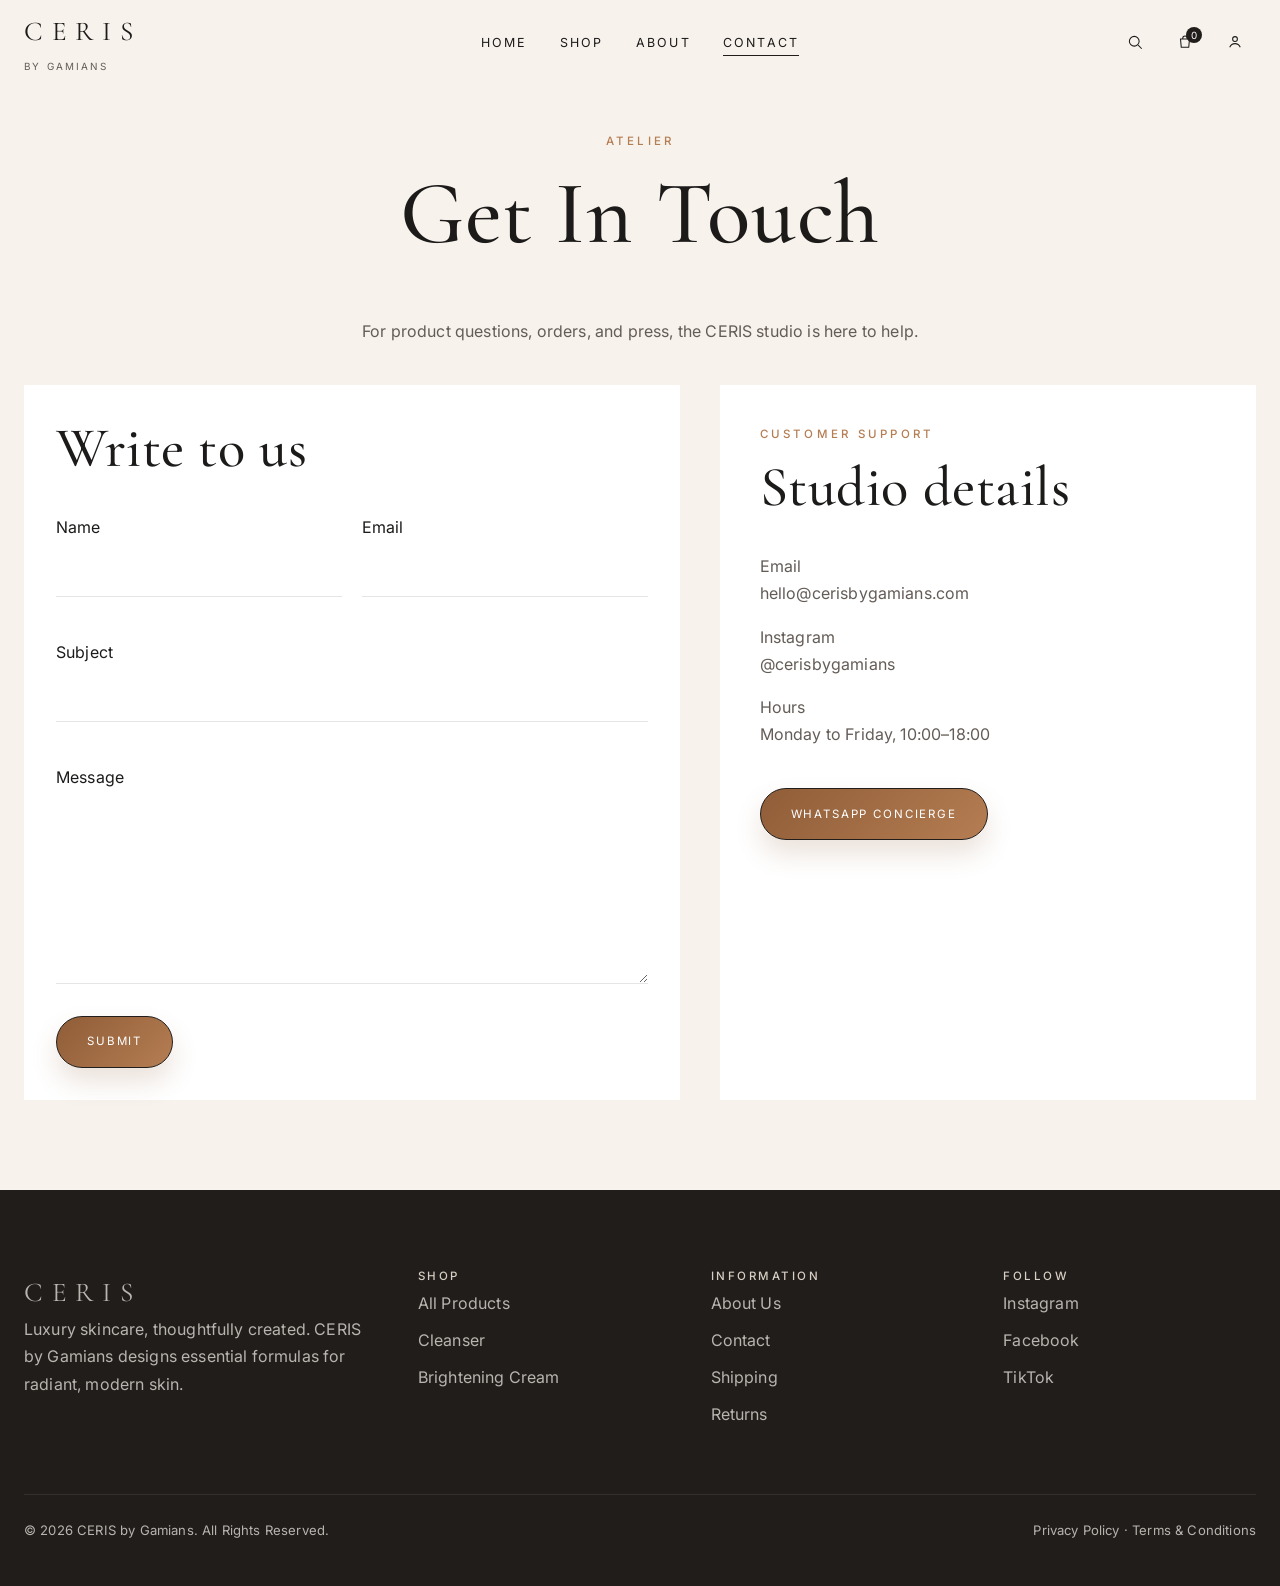
<file: contact.html>
<!DOCTYPE html>
<html lang="en">
<head>
  <meta charset="UTF-8">
  <meta name="viewport" content="width=device-width, initial-scale=1.0">
  <title>Contact CERIS — Customer Care</title>
  <meta name="description" content="Get in touch with CERIS by Gamians. Customer support, WhatsApp, and studio enquiries.">
  <meta property="og:title" content="Contact CERIS — Customer Care">
  <meta property="og:description" content="We would be pleased to hear from you.">
  <meta property="og:image" content="assets/images/about-story.jpg">
  <link rel="preconnect" href="https://fonts.googleapis.com">
  <link rel="preconnect" href="https://fonts.gstatic.com" crossorigin>
  <link href="https://fonts.googleapis.com/css2?family=Cormorant+Garamond:ital,wght@0,400;0,500;0,600;1,400;1,500&family=Inter:wght@300;400;500;600&display=swap" rel="stylesheet">
  <link rel="stylesheet" href="css/style.css">
  <link rel="stylesheet" href="css/responsive.css">
</head>
<body>
  <a class="skip-link" href="#main">Skip to content</a>
  <header class="site-header">
    <nav class="nav" aria-label="Primary">
      <button class="nav-toggle" aria-expanded="false" aria-label="Open menu"><span></span></button>
      <a class="logo" href="index.html">CERIS<span>by Gamians</span></a>
      <ul class="nav-links">
        <li><a href="index.html">Home</a></li>
        <li><a href="products.html">Shop</a></li>
        <li><a href="about.html">About</a></li>
        <li><a href="contact.html" aria-current="page">Contact</a></li>
      </ul>
      <div class="nav-actions">
        <button class="icon-btn" data-open-search aria-label="Search">
          <svg viewBox="0 0 24 24" fill="none" stroke="currentColor" stroke-width="1.4"><circle cx="11" cy="11" r="6.5"/><path d="M16.2 16.2L21 21"/></svg>
        </button>
        <a class="icon-btn" href="cart.html" aria-label="Shopping bag">
          <svg viewBox="0 0 24 24" fill="none" stroke="currentColor" stroke-width="1.4"><path d="M6 8h12l-1 11H7L6 8z"/><path d="M9 8V7a3 3 0 0 1 6 0v1"/></svg>
          <span class="cart-count" data-cart-count hidden>0</span>
        </a>
        <a class="icon-btn" href="admin.html" aria-label="Account">
          <svg viewBox="0 0 24 24" fill="none" stroke="currentColor" stroke-width="1.4"><circle cx="12" cy="8" r="3.2"/><path d="M5 19c1.4-3.2 3.8-4.8 7-4.8s5.6 1.6 7 4.8"/></svg>
        </a>
      </div>
    </nav>
  </header>
  <div class="mobile-drawer">
    <a href="index.html">Home</a>
    <a href="products.html">Shop</a>
    <a href="about.html">About</a>
    <a href="contact.html">Contact</a>
    <a href="cart.html">Bag</a>
  </div>

  <main id="main" class="container">
    <header class="page-hero reveal">
      <p class="eyebrow">Atelier</p>
      <h1>Get In Touch</h1>
      <p>For product questions, orders, and press, the CERIS studio is here to help.</p>
    </header>
    <section class="contact-layout">
      <form class="form-card" data-contact-form novalidate>
        <h2>Write to us</h2>
        <div class="form-grid">
          <div class="field">
            <label for="contact-name">Name</label>
            <input id="contact-name" name="name" autocomplete="name" required>
            <div class="field-error" aria-live="polite"></div>
          </div>
          <div class="field">
            <label for="contact-email">Email</label>
            <input id="contact-email" name="email" type="email" autocomplete="email" required>
            <div class="field-error" aria-live="polite"></div>
          </div>
          <div class="field full">
            <label for="contact-subject">Subject</label>
            <input id="contact-subject" name="subject" required>
            <div class="field-error" aria-live="polite"></div>
          </div>
          <div class="field full">
            <label for="contact-message">Message</label>
            <textarea id="contact-message" name="message" rows="6" required></textarea>
            <div class="field-error" aria-live="polite"></div>
          </div>
        </div>
        <button class="btn" type="submit">Submit</button>
      </form>
      <aside class="support-card">
        <p class="eyebrow">Customer Support</p>
        <h2>Studio details</h2>
        <p>Email<br><a href="mailto:hello@cerisbygamians.com">hello@cerisbygamians.com</a></p>
        <p>Instagram<br><a href="https://instagram.com/cerisbygamians" target="_blank" rel="noopener">@cerisbygamians</a></p>
        <p>Hours<br>Monday to Friday, 10:00–18:00</p>
        <a class="btn whatsapp" href="https://wa.me/0000000000" target="_blank" rel="noopener">WhatsApp Concierge</a>
      </aside>
    </section>
  </main>

  <footer class="site-footer">
    <div class="container">
      <div class="footer-grid">
        <div>
          <a class="logo" href="index.html">CERIS</a>
          <p>Luxury skincare, thoughtfully created. CERIS by Gamians designs essential formulas for radiant, modern skin.</p>
        </div>
        <div>
          <h4>Shop</h4>
          <ul>
            <li><a href="products.html">All Products</a></li>
            <li><a href="product.html?id=marshmallow-skin-cleanser">Cleanser</a></li>
            <li><a href="product.html?id=ceris-brightening-cream">Brightening Cream</a></li>
          </ul>
        </div>
        <div>
          <h4>Information</h4>
          <ul>
            <li><a href="about.html">About Us</a></li>
            <li><a href="contact.html">Contact</a></li>
            <li><a href="shipping.html">Shipping</a></li>
            <li><a href="shipping.html">Returns</a></li>
          </ul>
        </div>
        <div>
          <h4>Follow</h4>
          <ul>
            <li><a href="https://instagram.com/cerisbygamians" target="_blank" rel="noopener">Instagram</a></li>
            <li><a href="https://facebook.com" target="_blank" rel="noopener">Facebook</a></li>
            <li><a href="https://www.tiktok.com" target="_blank" rel="noopener">TikTok</a></li>
          </ul>
        </div>
      </div>
      <div class="footer-bottom">
        <p>© <span data-year></span> CERIS by Gamians. All Rights Reserved.</p>
        <p><a href="privacy.html">Privacy Policy</a> · <a href="terms.html">Terms &amp; Conditions</a></p>
      </div>
    </div>
  </footer>
  <div class="search-modal" hidden>
    <form role="search">
      <div class="field">
        <label class="eyebrow" for="site-search">Search CERIS</label>
        <input id="site-search" type="search">
      </div>
      <button class="btn" type="submit">Search</button>
      <button class="btn btn--ghost" type="button" data-close-search>Close</button>
    </form>
  </div>
  <script src="js/products.js"></script>
  <script src="js/cart.js"></script>
  <script src="js/main.js"></script>
</body>
</html>
</file>
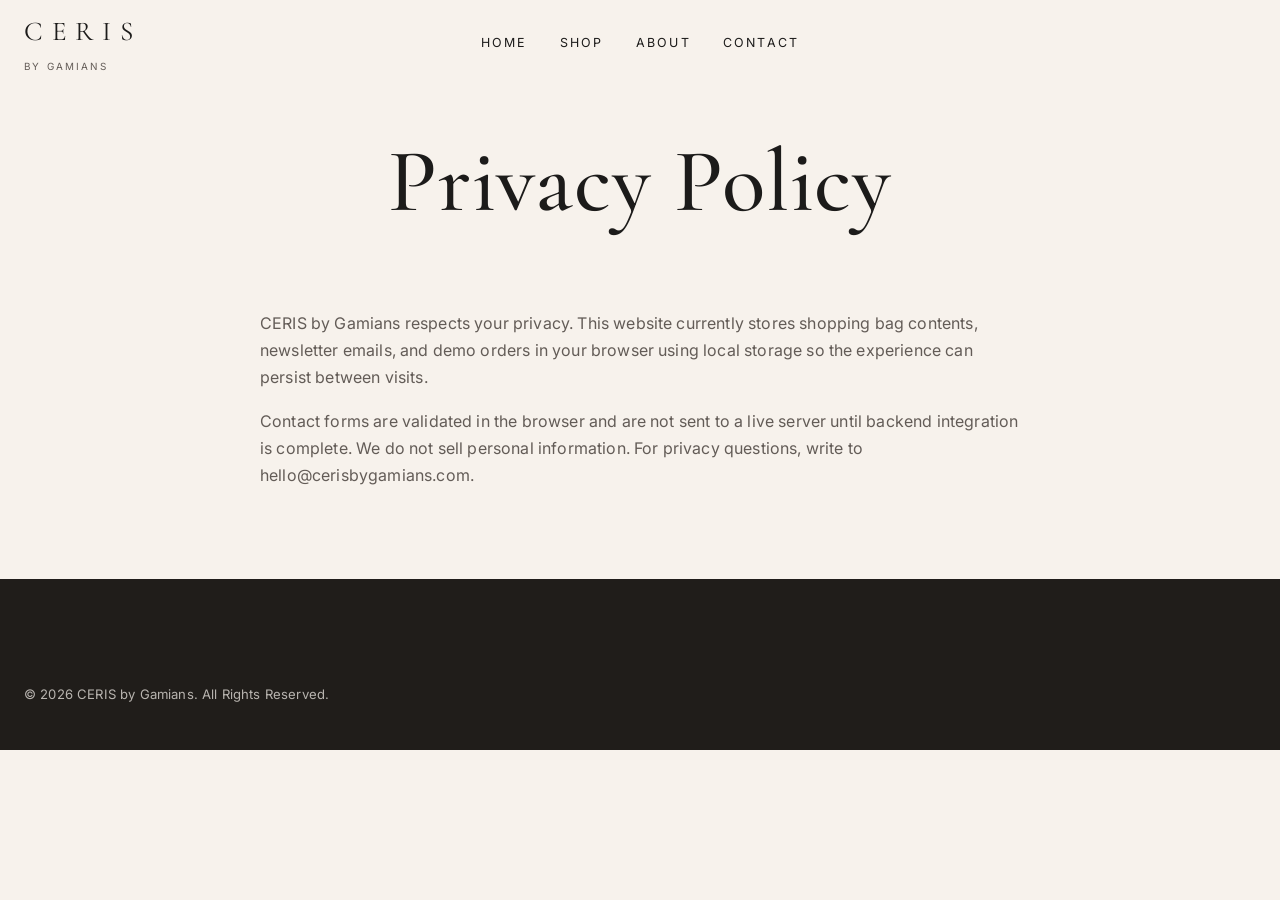
<file: privacy.html>
<!DOCTYPE html>
<html lang="en">
<head>
  <meta charset="UTF-8">
  <meta name="viewport" content="width=device-width, initial-scale=1.0">
  <title>Privacy Policy — CERIS by Gamians</title>
  <meta name="description" content="How CERIS by Gamians collects and protects personal information on this website.">
  <link rel="preconnect" href="https://fonts.googleapis.com">
  <link rel="preconnect" href="https://fonts.gstatic.com" crossorigin>
  <link href="https://fonts.googleapis.com/css2?family=Cormorant+Garamond:ital,wght@0,400;0,500;0,600;1,400;1,500&family=Inter:wght@300;400;500;600&display=swap" rel="stylesheet">
  <link rel="stylesheet" href="css/style.css">
  <link rel="stylesheet" href="css/responsive.css">
</head>
<body>
  <header class="site-header">
    <nav class="nav" aria-label="Primary">
      <a class="logo" href="index.html">CERIS<span>by Gamians</span></a>
      <ul class="nav-links">
        <li><a href="index.html">Home</a></li>
        <li><a href="products.html">Shop</a></li>
        <li><a href="about.html">About</a></li>
        <li><a href="contact.html">Contact</a></li>
      </ul>
    </nav>
  </header>
  <main class="container legal">
    <header class="page-hero">
      <h1>Privacy Policy</h1>
    </header>
    <p>CERIS by Gamians respects your privacy. This website currently stores shopping bag contents, newsletter emails, and demo orders in your browser using local storage so the experience can persist between visits.</p>
    <p>Contact forms are validated in the browser and are not sent to a live server until backend integration is complete. We do not sell personal information. For privacy questions, write to hello@cerisbygamians.com.</p>
  </main>
  <footer class="site-footer">
    <div class="container footer-bottom">
      <p>© <span data-year></span> CERIS by Gamians. All Rights Reserved.</p>
    </div>
  </footer>
  <script src="js/products.js"></script>
  <script src="js/cart.js"></script>
  <script src="js/main.js"></script>
</body>
</html>
</file>
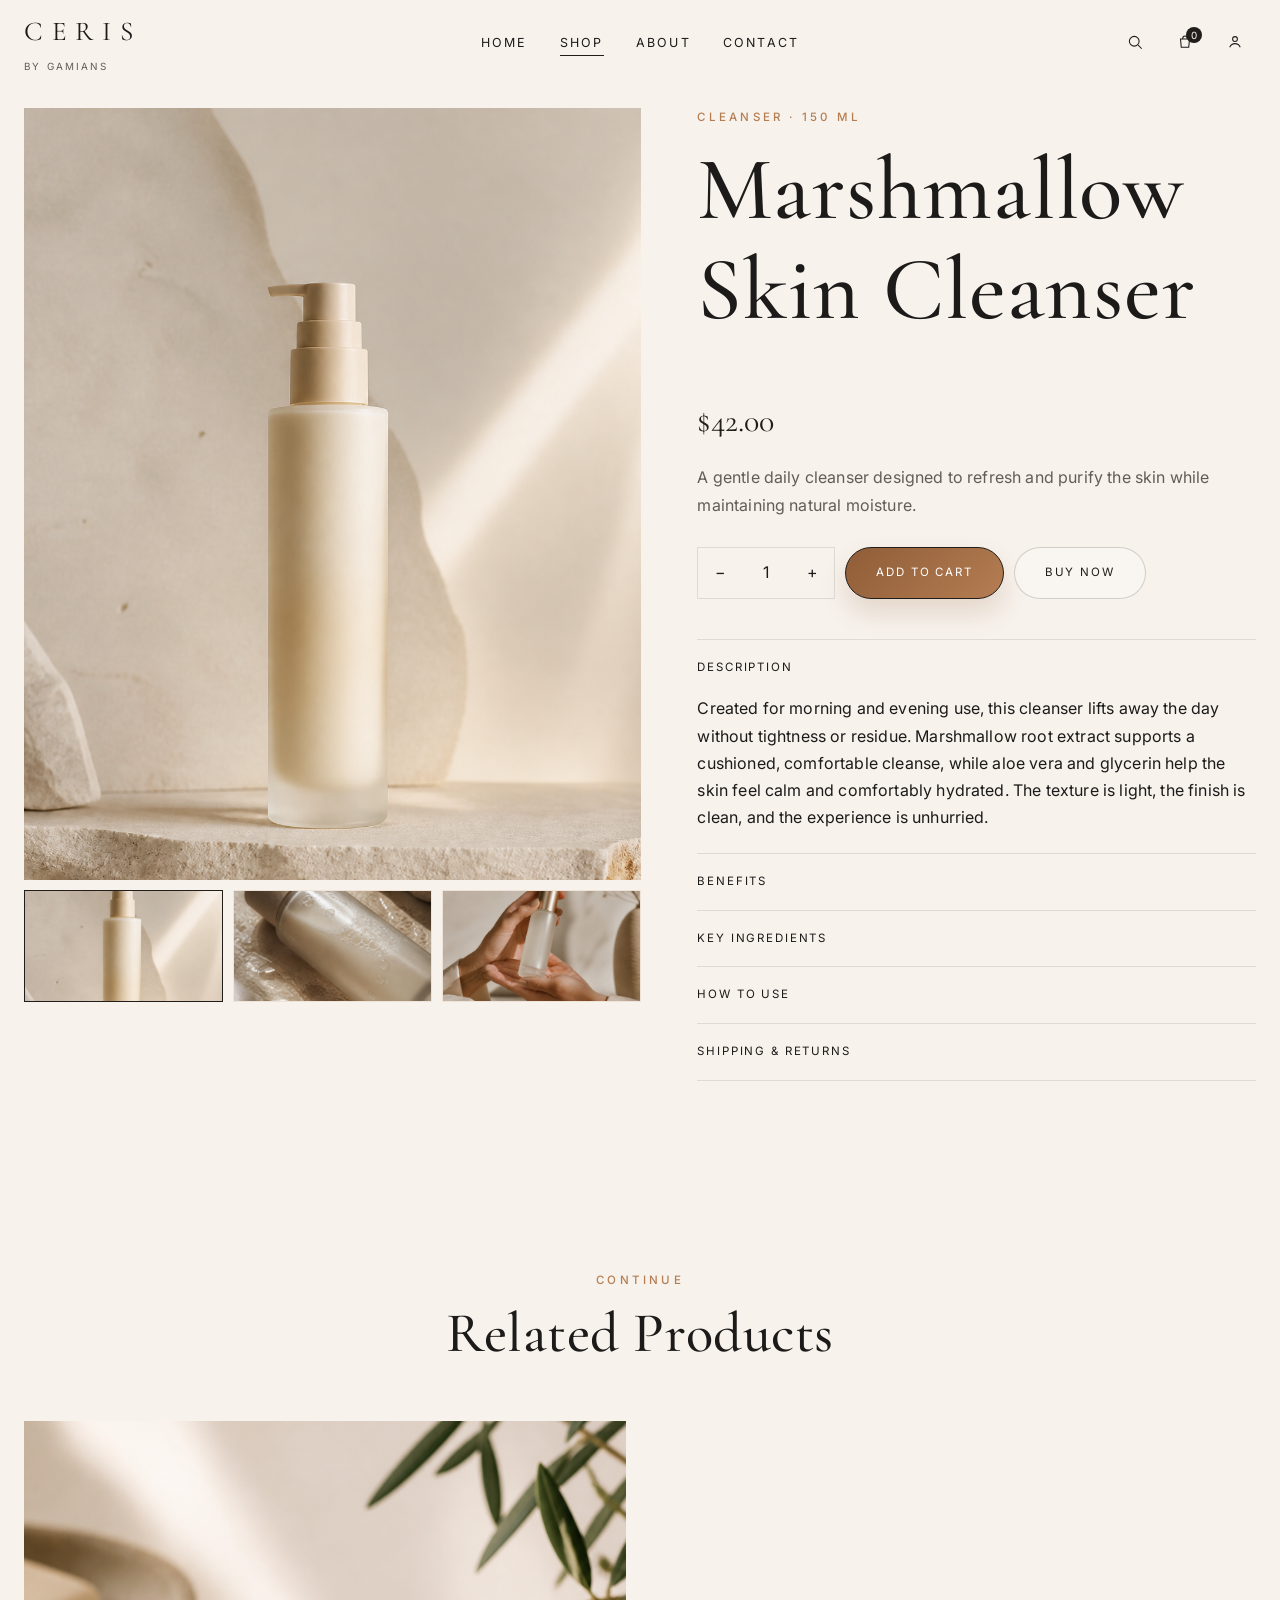
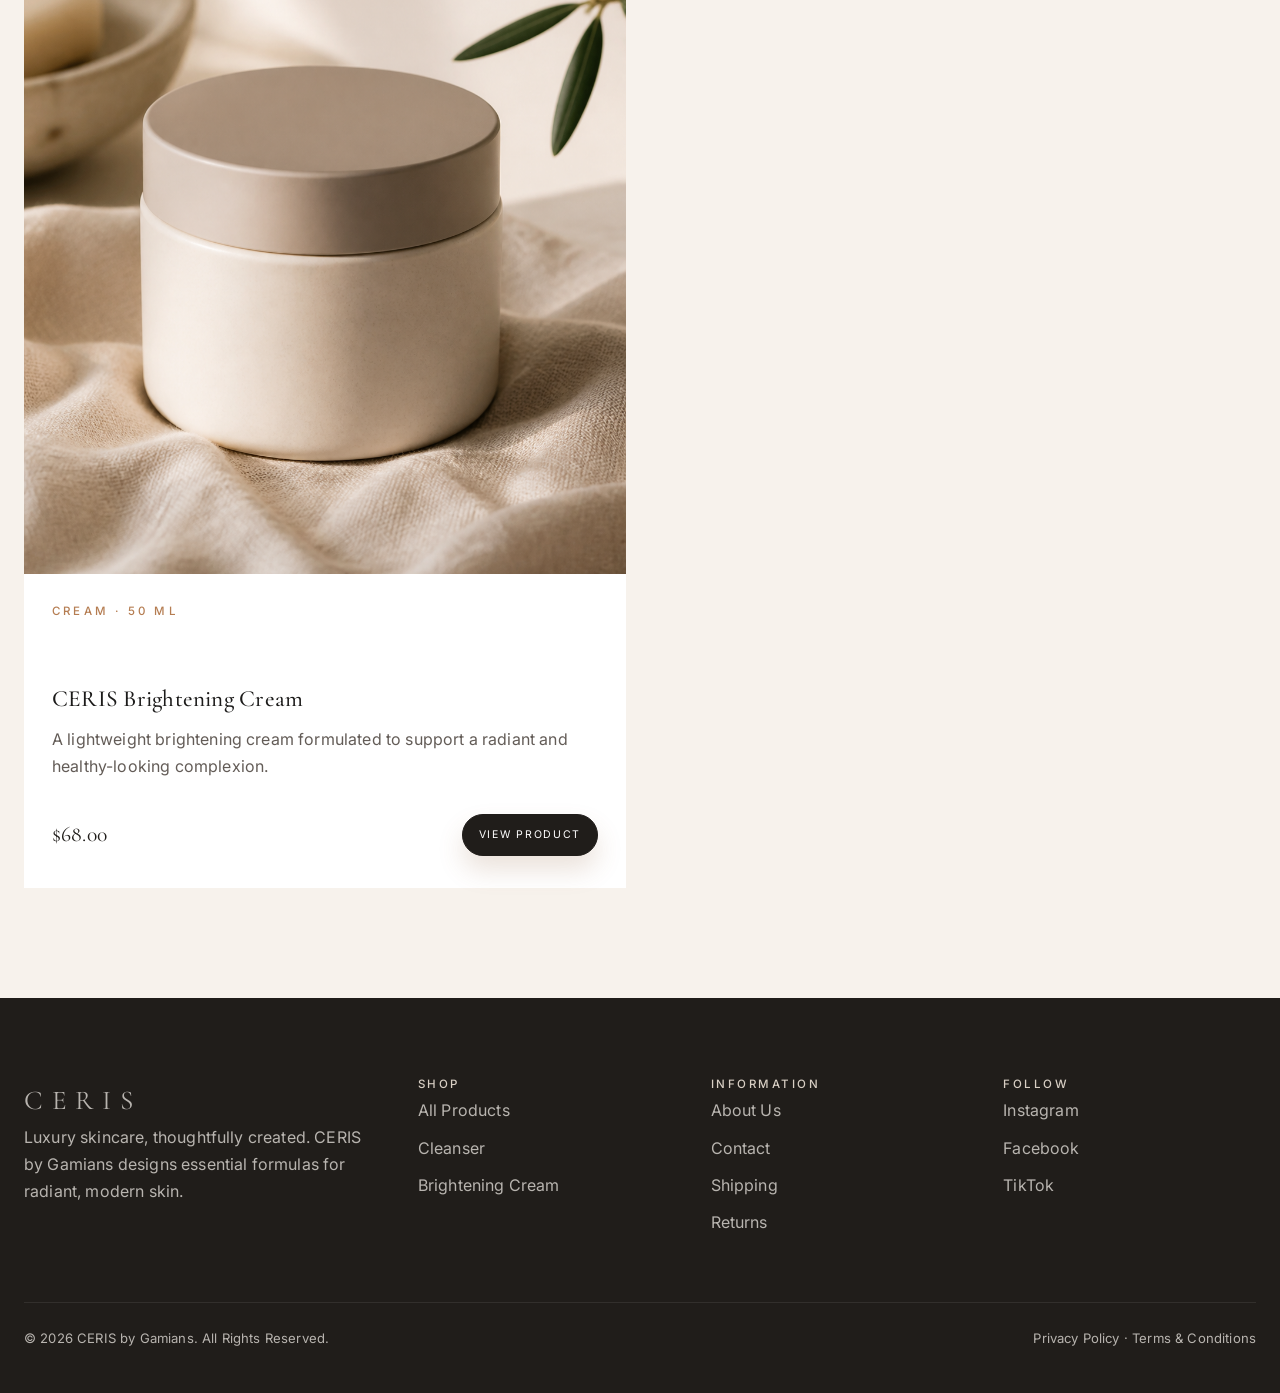
<file: product.html>
<!DOCTYPE html>
<html lang="en">
<head>
  <meta charset="UTF-8">
  <meta name="viewport" content="width=device-width, initial-scale=1.0">
  <title>Product — CERIS by Gamians</title>
  <meta name="description" content="Explore CERIS luxury skincare. View benefits, ingredients, and how to use each essential formula.">
  <meta property="og:title" content="CERIS Product">
  <meta property="og:description" content="Luxury skincare essentials by CERIS by Gamians.">
  <meta property="og:image" content="assets/images/cleanser-1.jpg">
  <link rel="preconnect" href="https://fonts.googleapis.com">
  <link rel="preconnect" href="https://fonts.gstatic.com" crossorigin>
  <link href="https://fonts.googleapis.com/css2?family=Cormorant+Garamond:ital,wght@0,400;0,500;0,600;1,400;1,500&family=Inter:wght@300;400;500;600&display=swap" rel="stylesheet">
  <link rel="stylesheet" href="css/style.css">
  <link rel="stylesheet" href="css/responsive.css">
</head>
<body>
  <a class="skip-link" href="#main">Skip to content</a>
  <header class="site-header">
    <nav class="nav" aria-label="Primary">
      <button class="nav-toggle" aria-expanded="false" aria-label="Open menu"><span></span></button>
      <a class="logo" href="index.html">CERIS<span>by Gamians</span></a>
      <ul class="nav-links">
        <li><a href="index.html">Home</a></li>
        <li><a href="products.html" aria-current="page">Shop</a></li>
        <li><a href="about.html">About</a></li>
        <li><a href="contact.html">Contact</a></li>
      </ul>
      <div class="nav-actions">
        <button class="icon-btn" data-open-search aria-label="Search">
          <svg viewBox="0 0 24 24" fill="none" stroke="currentColor" stroke-width="1.4"><circle cx="11" cy="11" r="6.5"/><path d="M16.2 16.2L21 21"/></svg>
        </button>
        <a class="icon-btn" href="cart.html" aria-label="Shopping bag">
          <svg viewBox="0 0 24 24" fill="none" stroke="currentColor" stroke-width="1.4"><path d="M6 8h12l-1 11H7L6 8z"/><path d="M9 8V7a3 3 0 0 1 6 0v1"/></svg>
          <span class="cart-count" data-cart-count hidden>0</span>
        </a>
        <a class="icon-btn" href="admin.html" aria-label="Account">
          <svg viewBox="0 0 24 24" fill="none" stroke="currentColor" stroke-width="1.4"><circle cx="12" cy="8" r="3.2"/><path d="M5 19c1.4-3.2 3.8-4.8 7-4.8s5.6 1.6 7 4.8"/></svg>
        </a>
      </div>
    </nav>
  </header>
  <div class="mobile-drawer">
    <a href="index.html">Home</a>
    <a href="products.html">Shop</a>
    <a href="about.html">About</a>
    <a href="contact.html">Contact</a>
    <a href="cart.html">Bag</a>
  </div>

  <main id="main" class="container" data-product-page>
    <section class="pdp">
      <div class="gallery">
        <div class="gallery__main">
          <img data-gallery-main src="assets/images/cleanser-1.jpg" alt="CERIS product">
        </div>
        <div class="gallery__thumbs" data-gallery-thumbs></div>
      </div>
      <div>
        <p class="eyebrow" data-pdp-eyebrow>Cleanser</p>
        <h1 data-pdp-name>Marshmallow Skin Cleanser</h1>
        <p class="pdp-price" data-pdp-price>$42.00</p>
        <p data-pdp-short></p>
        <div class="product-actions">
          <div class="qty" data-local-qty>
            <button type="button" data-delta="-1" aria-label="Decrease quantity">−</button>
            <input data-qty type="number" min="1" value="1" aria-label="Quantity">
            <button type="button" data-delta="1" aria-label="Increase quantity">+</button>
          </div>
          <button class="btn" type="button" data-add-to-cart="marshmallow-skin-cleanser">Add to Cart</button>
          <button class="btn btn--ghost" type="button" data-buy-now>Buy Now</button>
        </div>
        <div class="accordion" data-accordion-group>
          <div class="accordion__item is-open" data-accordion>
            <button type="button" aria-expanded="true">Description</button>
            <div class="accordion__panel" style="max-height: 240px;">
              <div data-pdp-long></div>
            </div>
          </div>
          <div class="accordion__item" data-accordion>
            <button type="button" aria-expanded="false">Benefits</button>
            <div class="accordion__panel"><div><ul data-benefits></ul></div></div>
          </div>
          <div class="accordion__item" data-accordion>
            <button type="button" aria-expanded="false">Key Ingredients</button>
            <div class="accordion__panel"><div><ul data-ingredients></ul></div></div>
          </div>
          <div class="accordion__item" data-accordion>
            <button type="button" aria-expanded="false">How to Use</button>
            <div class="accordion__panel"><div><ol data-how-to-use></ol></div></div>
          </div>
          <div class="accordion__item" data-accordion>
            <button type="button" aria-expanded="false">Shipping &amp; Returns</button>
            <div class="accordion__panel">
              <div>
                <p>Orders are prepared with care and typically dispatched within 2–4 business days. Complimentary shipping applies to orders over $90.</p>
                <p>Unused items may be returned within 14 days of delivery. Please see our <a href="shipping.html">shipping &amp; returns</a> page for details.</p>
              </div>
            </div>
          </div>
        </div>
      </div>
    </section>
    <section class="section">
      <div class="section-head">
        <p class="eyebrow">Continue</p>
        <h2>Related Products</h2>
      </div>
      <div class="product-grid" data-related></div>
    </section>
  </main>

  <footer class="site-footer">
    <div class="container">
      <div class="footer-grid">
        <div>
          <a class="logo" href="index.html">CERIS</a>
          <p>Luxury skincare, thoughtfully created. CERIS by Gamians designs essential formulas for radiant, modern skin.</p>
        </div>
        <div>
          <h4>Shop</h4>
          <ul>
            <li><a href="products.html">All Products</a></li>
            <li><a href="product.html?id=marshmallow-skin-cleanser">Cleanser</a></li>
            <li><a href="product.html?id=ceris-brightening-cream">Brightening Cream</a></li>
          </ul>
        </div>
        <div>
          <h4>Information</h4>
          <ul>
            <li><a href="about.html">About Us</a></li>
            <li><a href="contact.html">Contact</a></li>
            <li><a href="shipping.html">Shipping</a></li>
            <li><a href="shipping.html">Returns</a></li>
          </ul>
        </div>
        <div>
          <h4>Follow</h4>
          <ul>
            <li><a href="https://instagram.com/cerisbygamians" target="_blank" rel="noopener">Instagram</a></li>
            <li><a href="https://facebook.com" target="_blank" rel="noopener">Facebook</a></li>
            <li><a href="https://www.tiktok.com" target="_blank" rel="noopener">TikTok</a></li>
          </ul>
        </div>
      </div>
      <div class="footer-bottom">
        <p>© <span data-year></span> CERIS by Gamians. All Rights Reserved.</p>
        <p><a href="privacy.html">Privacy Policy</a> · <a href="terms.html">Terms &amp; Conditions</a></p>
      </div>
    </div>
  </footer>
  <div class="search-modal" hidden>
    <form role="search">
      <div class="field">
        <label class="eyebrow" for="site-search">Search CERIS</label>
        <input id="site-search" type="search">
      </div>
      <button class="btn" type="submit">Search</button>
      <button class="btn btn--ghost" type="button" data-close-search>Close</button>
    </form>
  </div>
  <script src="js/products.js"></script>
  <script src="js/cart.js"></script>
  <script src="js/main.js"></script>
</body>
</html>
</file>
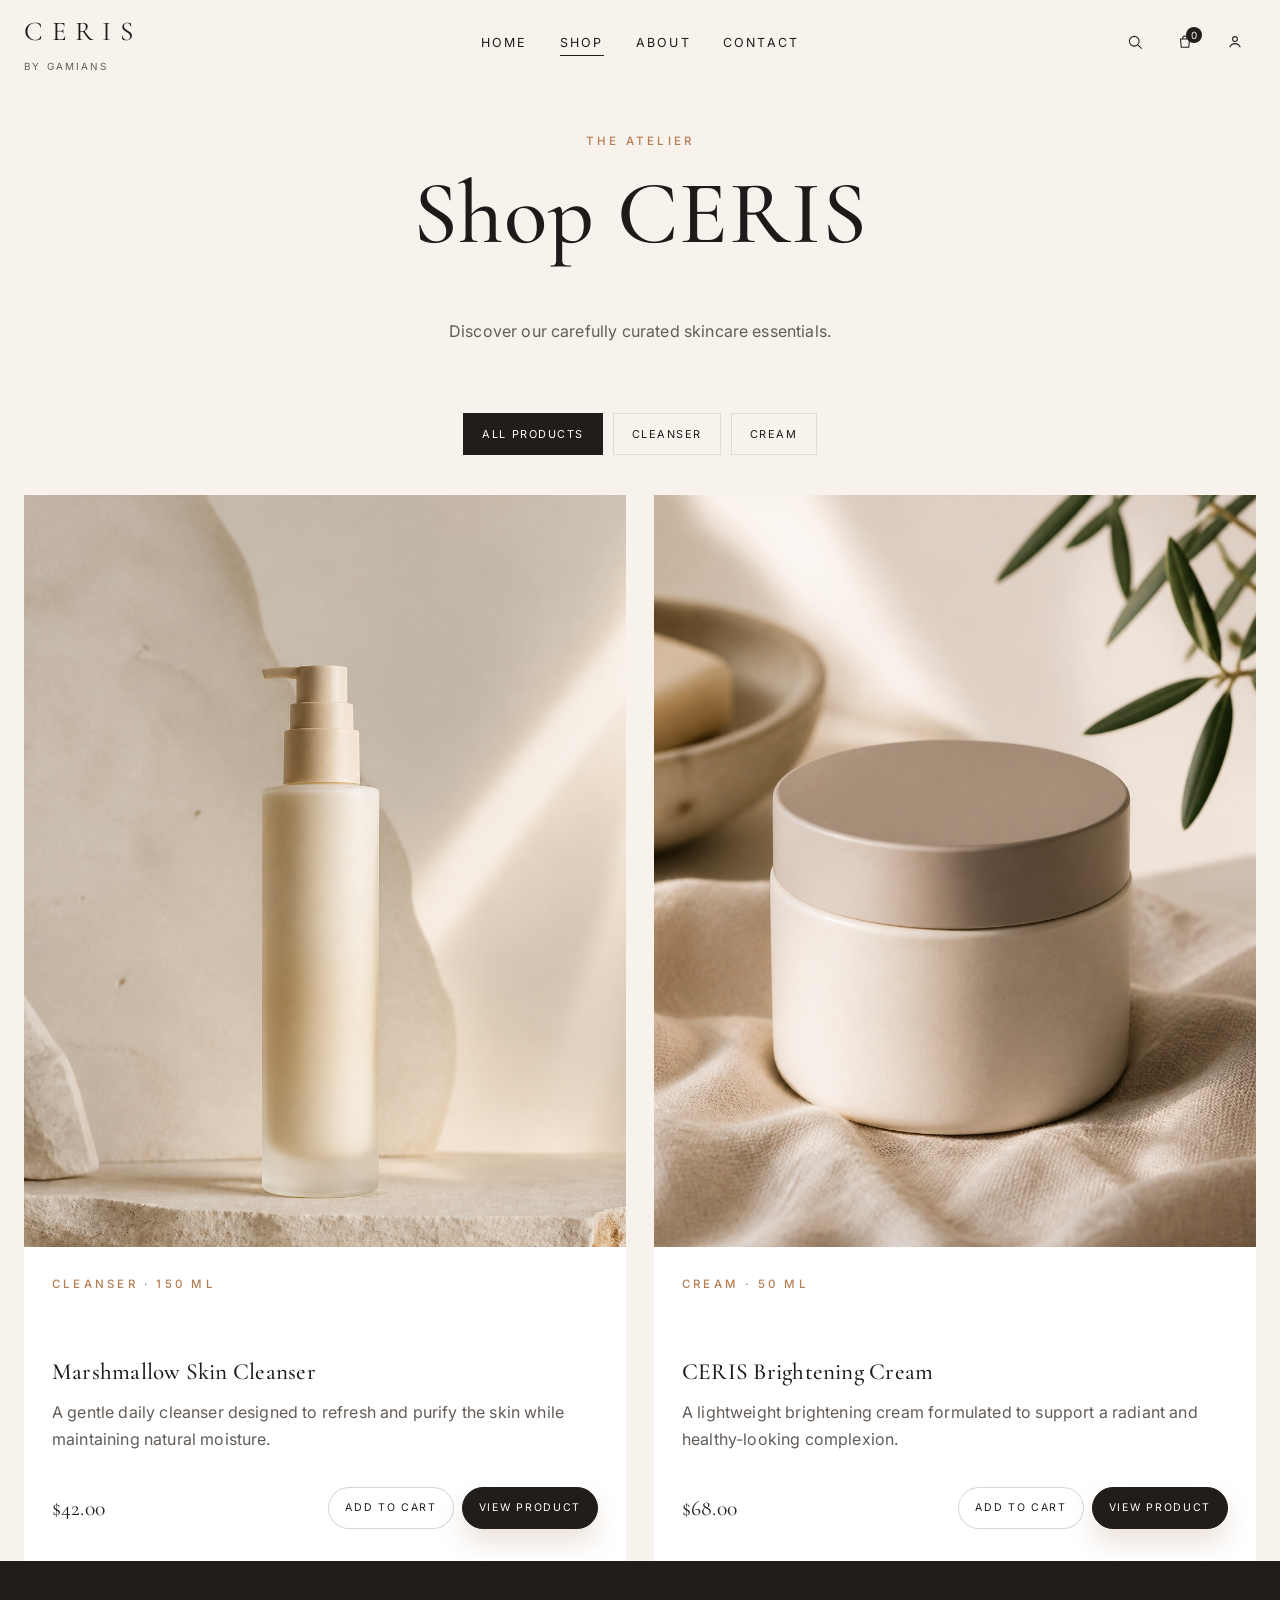
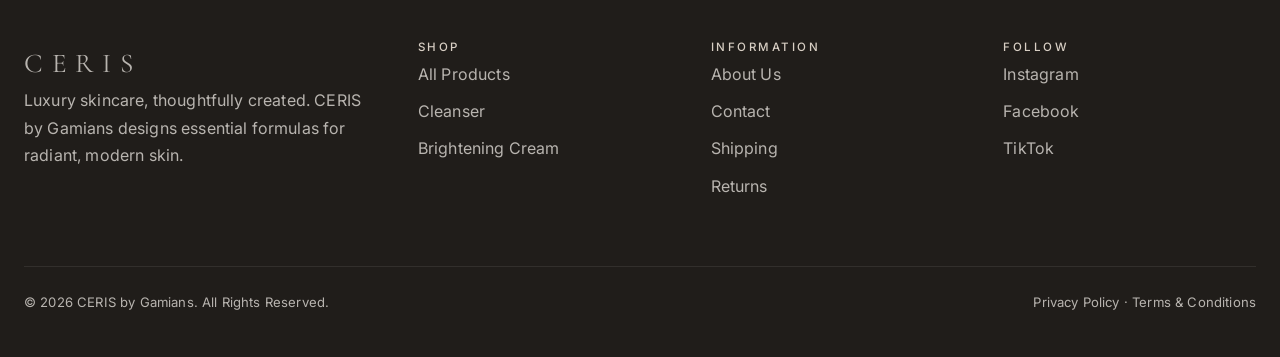
<file: products.html>
<!DOCTYPE html>
<html lang="en">
<head>
  <meta charset="UTF-8">
  <meta name="viewport" content="width=device-width, initial-scale=1.0">
  <title>Shop CERIS — Luxury Skincare Collection</title>
  <meta name="description" content="Shop the CERIS collection: Marshmallow Skin Cleanser and CERIS Brightening Cream. Essential luxury skincare by Gamians.">
  <meta property="og:title" content="Shop CERIS — Luxury Skincare Collection">
  <meta property="og:description" content="Discover our carefully curated skincare essentials.">
  <meta property="og:image" content="assets/images/cleanser-1.jpg">
  <link rel="preconnect" href="https://fonts.googleapis.com">
  <link rel="preconnect" href="https://fonts.gstatic.com" crossorigin>
  <link href="https://fonts.googleapis.com/css2?family=Cormorant+Garamond:ital,wght@0,400;0,500;0,600;1,400;1,500&family=Inter:wght@300;400;500;600&display=swap" rel="stylesheet">
  <link rel="stylesheet" href="css/style.css">
  <link rel="stylesheet" href="css/responsive.css">
</head>
<body>
  <a class="skip-link" href="#main">Skip to content</a>
  <header class="site-header">
    <nav class="nav" aria-label="Primary">
      <button class="nav-toggle" aria-expanded="false" aria-label="Open menu"><span></span></button>
      <a class="logo" href="index.html">CERIS<span>by Gamians</span></a>
      <ul class="nav-links">
        <li><a href="index.html">Home</a></li>
        <li><a href="products.html" aria-current="page">Shop</a></li>
        <li><a href="about.html">About</a></li>
        <li><a href="contact.html">Contact</a></li>
      </ul>
      <div class="nav-actions">
        <button class="icon-btn" data-open-search aria-label="Search">
          <svg viewBox="0 0 24 24" fill="none" stroke="currentColor" stroke-width="1.4"><circle cx="11" cy="11" r="6.5"/><path d="M16.2 16.2L21 21"/></svg>
        </button>
        <a class="icon-btn" href="cart.html" aria-label="Shopping bag">
          <svg viewBox="0 0 24 24" fill="none" stroke="currentColor" stroke-width="1.4"><path d="M6 8h12l-1 11H7L6 8z"/><path d="M9 8V7a3 3 0 0 1 6 0v1"/></svg>
          <span class="cart-count" data-cart-count hidden>0</span>
        </a>
        <a class="icon-btn" href="admin.html" aria-label="Account">
          <svg viewBox="0 0 24 24" fill="none" stroke="currentColor" stroke-width="1.4"><circle cx="12" cy="8" r="3.2"/><path d="M5 19c1.4-3.2 3.8-4.8 7-4.8s5.6 1.6 7 4.8"/></svg>
        </a>
      </div>
    </nav>
  </header>
  <div class="mobile-drawer">
    <a href="index.html">Home</a>
    <a href="products.html">Shop</a>
    <a href="about.html">About</a>
    <a href="contact.html">Contact</a>
    <a href="cart.html">Bag</a>
  </div>

  <main id="main" class="container">
    <header class="page-hero reveal">
      <p class="eyebrow">The Atelier</p>
      <h1>Shop CERIS</h1>
      <p>Discover our carefully curated skincare essentials.</p>
    </header>
    <div class="filters" role="group" aria-label="Filter products">
      <button class="chip is-active" type="button" data-filter="all" aria-pressed="true">All Products</button>
      <button class="chip" type="button" data-filter="cleanser" aria-pressed="false">Cleanser</button>
      <button class="chip" type="button" data-filter="cream" aria-pressed="false">Cream</button>
    </div>
    <section class="product-grid" data-shop-grid aria-live="polite"></section>
  </main>

  <footer class="site-footer">
    <div class="container">
      <div class="footer-grid">
        <div>
          <a class="logo" href="index.html">CERIS</a>
          <p>Luxury skincare, thoughtfully created. CERIS by Gamians designs essential formulas for radiant, modern skin.</p>
        </div>
        <div>
          <h4>Shop</h4>
          <ul>
            <li><a href="products.html">All Products</a></li>
            <li><a href="product.html?id=marshmallow-skin-cleanser">Cleanser</a></li>
            <li><a href="product.html?id=ceris-brightening-cream">Brightening Cream</a></li>
          </ul>
        </div>
        <div>
          <h4>Information</h4>
          <ul>
            <li><a href="about.html">About Us</a></li>
            <li><a href="contact.html">Contact</a></li>
            <li><a href="shipping.html">Shipping</a></li>
            <li><a href="shipping.html">Returns</a></li>
          </ul>
        </div>
        <div>
          <h4>Follow</h4>
          <ul>
            <li><a href="https://instagram.com/cerisbygamians" target="_blank" rel="noopener">Instagram</a></li>
            <li><a href="https://facebook.com" target="_blank" rel="noopener">Facebook</a></li>
            <li><a href="https://www.tiktok.com" target="_blank" rel="noopener">TikTok</a></li>
          </ul>
        </div>
      </div>
      <div class="footer-bottom">
        <p>© <span data-year></span> CERIS by Gamians. All Rights Reserved.</p>
        <p><a href="privacy.html">Privacy Policy</a> · <a href="terms.html">Terms &amp; Conditions</a></p>
      </div>
    </div>
  </footer>
  <div class="search-modal" hidden>
    <form role="search">
      <div class="field">
        <label class="eyebrow" for="site-search">Search CERIS</label>
        <input id="site-search" type="search" placeholder="Cleanser, cream, radiance…">
      </div>
      <button class="btn" type="submit">Search</button>
      <button class="btn btn--ghost" type="button" data-close-search>Close</button>
    </form>
  </div>
  <script src="js/products.js"></script>
  <script src="js/cart.js"></script>
  <script src="js/main.js"></script>
</body>
</html>
</file>
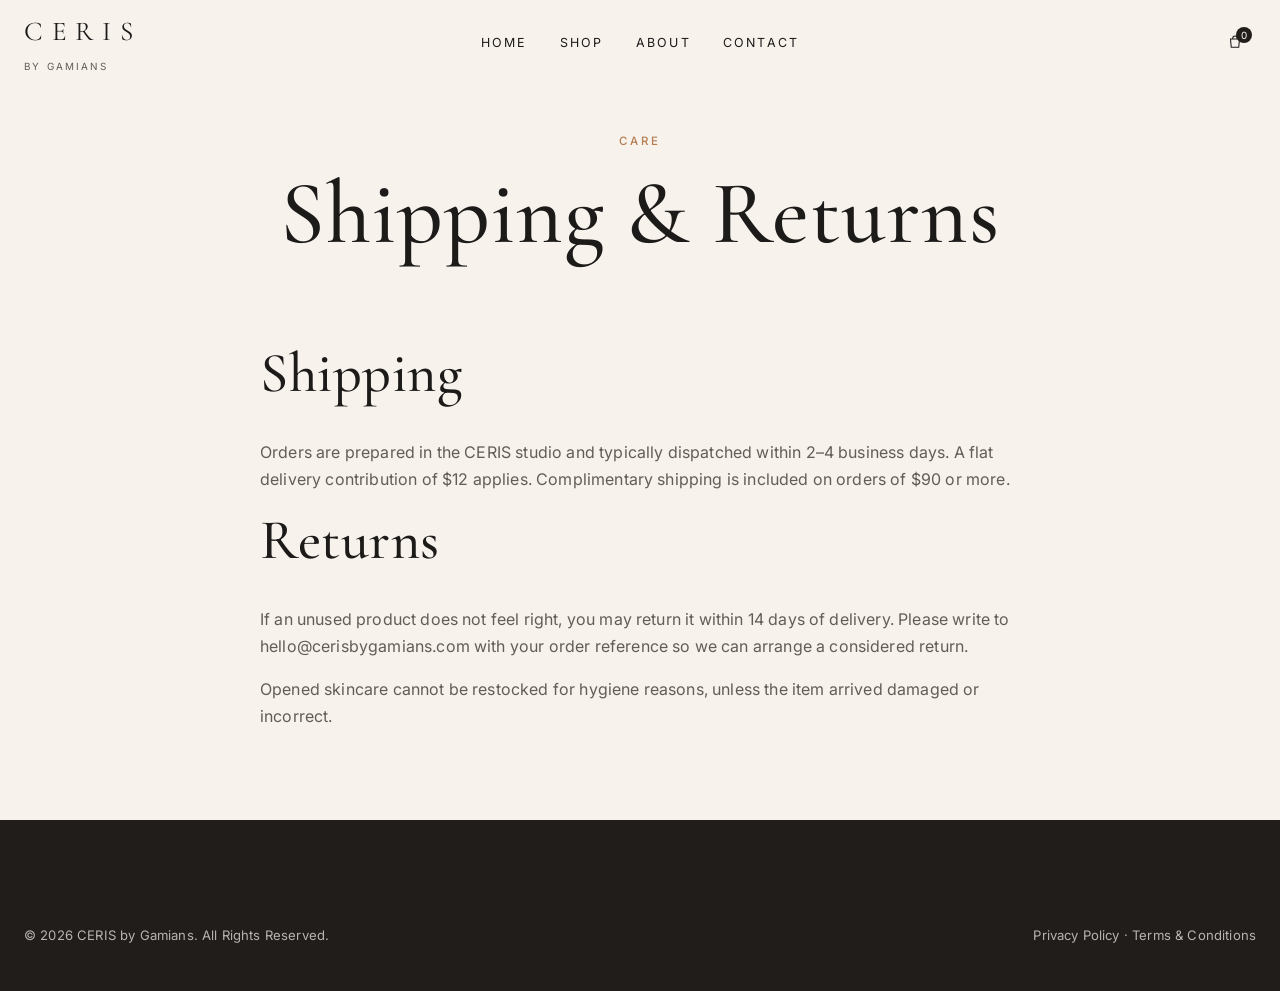
<file: shipping.html>
<!DOCTYPE html>
<html lang="en">
<head>
  <meta charset="UTF-8">
  <meta name="viewport" content="width=device-width, initial-scale=1.0">
  <title>Shipping & Returns — CERIS by Gamians</title>
  <meta name="description" content="CERIS shipping, delivery, and returns guidance for luxury skincare orders.">
  <link rel="preconnect" href="https://fonts.googleapis.com">
  <link rel="preconnect" href="https://fonts.gstatic.com" crossorigin>
  <link href="https://fonts.googleapis.com/css2?family=Cormorant+Garamond:ital,wght@0,400;0,500;0,600;1,400;1,500&family=Inter:wght@300;400;500;600&display=swap" rel="stylesheet">
  <link rel="stylesheet" href="css/style.css">
  <link rel="stylesheet" href="css/responsive.css">
</head>
<body>
  <header class="site-header">
    <nav class="nav" aria-label="Primary">
      <button class="nav-toggle" aria-expanded="false" aria-label="Open menu"><span></span></button>
      <a class="logo" href="index.html">CERIS<span>by Gamians</span></a>
      <ul class="nav-links">
        <li><a href="index.html">Home</a></li>
        <li><a href="products.html">Shop</a></li>
        <li><a href="about.html">About</a></li>
        <li><a href="contact.html">Contact</a></li>
      </ul>
      <div class="nav-actions">
        <a class="icon-btn" href="cart.html" aria-label="Shopping bag">
          <svg viewBox="0 0 24 24" fill="none" stroke="currentColor" stroke-width="1.4"><path d="M6 8h12l-1 11H7L6 8z"/><path d="M9 8V7a3 3 0 0 1 6 0v1"/></svg>
          <span class="cart-count" data-cart-count hidden>0</span>
        </a>
      </div>
    </nav>
  </header>
  <div class="mobile-drawer">
    <a href="index.html">Home</a>
    <a href="products.html">Shop</a>
    <a href="about.html">About</a>
    <a href="contact.html">Contact</a>
  </div>
  <main class="container legal">
    <header class="page-hero">
      <p class="eyebrow">Care</p>
      <h1>Shipping &amp; Returns</h1>
    </header>
    <h2>Shipping</h2>
    <p>Orders are prepared in the CERIS studio and typically dispatched within 2–4 business days. A flat delivery contribution of $12 applies. Complimentary shipping is included on orders of $90 or more.</p>
    <h2>Returns</h2>
    <p>If an unused product does not feel right, you may return it within 14 days of delivery. Please write to hello@cerisbygamians.com with your order reference so we can arrange a considered return.</p>
    <p>Opened skincare cannot be restocked for hygiene reasons, unless the item arrived damaged or incorrect.</p>
  </main>
  <footer class="site-footer">
    <div class="container">
      <div class="footer-bottom">
        <p>© <span data-year></span> CERIS by Gamians. All Rights Reserved.</p>
        <p><a href="privacy.html">Privacy Policy</a> · <a href="terms.html">Terms &amp; Conditions</a></p>
      </div>
    </div>
  </footer>
  <script src="js/products.js"></script>
  <script src="js/cart.js"></script>
  <script src="js/main.js"></script>
</body>
</html>
</file>
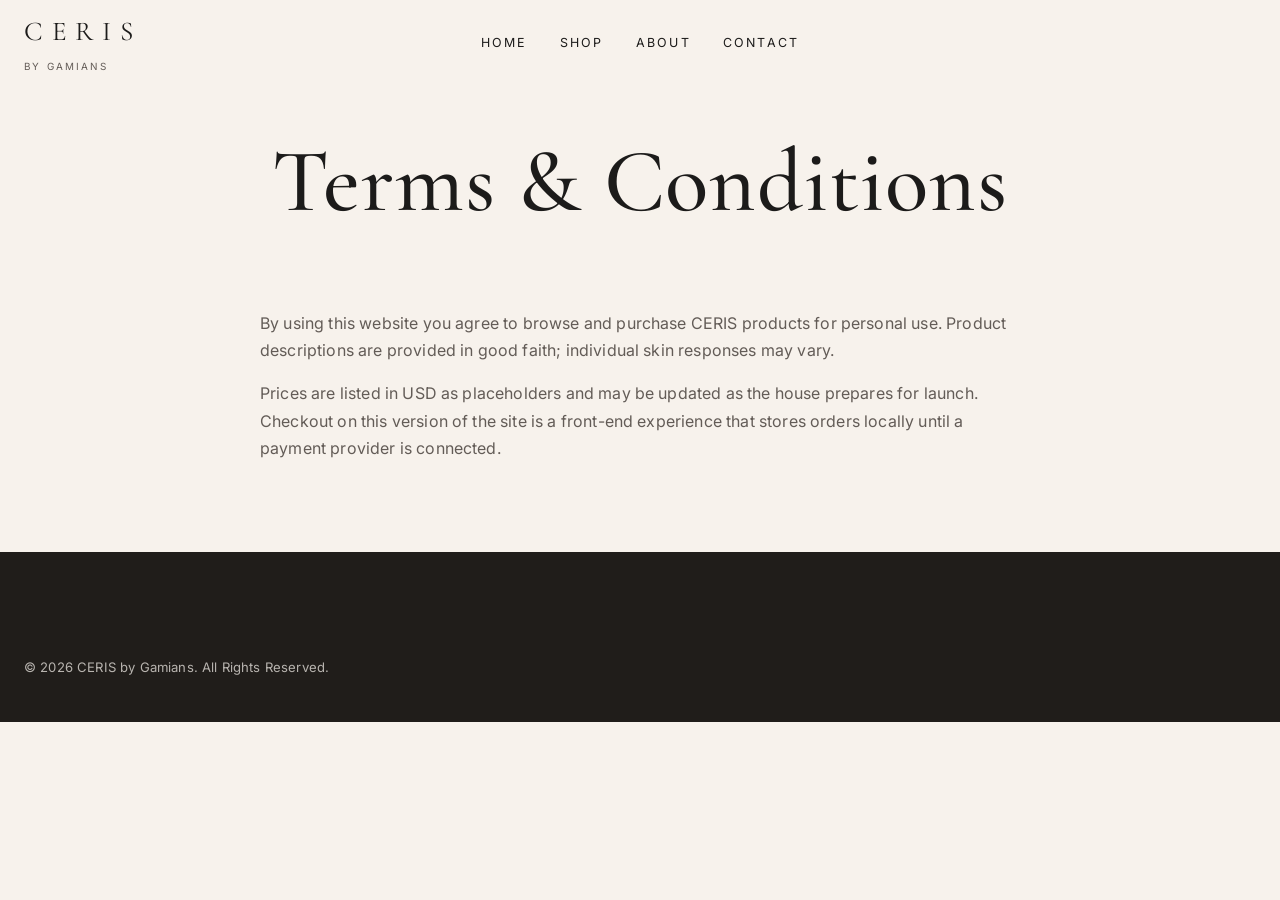
<file: terms.html>
<!DOCTYPE html>
<html lang="en">
<head>
  <meta charset="UTF-8">
  <meta name="viewport" content="width=device-width, initial-scale=1.0">
  <title>Terms & Conditions — CERIS by Gamians</title>
  <meta name="description" content="Terms of use for the CERIS by Gamians website and storefront.">
  <link rel="preconnect" href="https://fonts.googleapis.com">
  <link rel="preconnect" href="https://fonts.gstatic.com" crossorigin>
  <link href="https://fonts.googleapis.com/css2?family=Cormorant+Garamond:ital,wght@0,400;0,500;0,600;1,400;1,500&family=Inter:wght@300;400;500;600&display=swap" rel="stylesheet">
  <link rel="stylesheet" href="css/style.css">
  <link rel="stylesheet" href="css/responsive.css">
</head>
<body>
  <header class="site-header">
    <nav class="nav" aria-label="Primary">
      <a class="logo" href="index.html">CERIS<span>by Gamians</span></a>
      <ul class="nav-links">
        <li><a href="index.html">Home</a></li>
        <li><a href="products.html">Shop</a></li>
        <li><a href="about.html">About</a></li>
        <li><a href="contact.html">Contact</a></li>
      </ul>
    </nav>
  </header>
  <main class="container legal">
    <header class="page-hero">
      <h1>Terms &amp; Conditions</h1>
    </header>
    <p>By using this website you agree to browse and purchase CERIS products for personal use. Product descriptions are provided in good faith; individual skin responses may vary.</p>
    <p>Prices are listed in USD as placeholders and may be updated as the house prepares for launch. Checkout on this version of the site is a front-end experience that stores orders locally until a payment provider is connected.</p>
  </main>
  <footer class="site-footer">
    <div class="container footer-bottom">
      <p>© <span data-year></span> CERIS by Gamians. All Rights Reserved.</p>
    </div>
  </footer>
  <script src="js/products.js"></script>
  <script src="js/cart.js"></script>
  <script src="js/main.js"></script>
</body>
</html>
</file>
<file: css/style.css>
:root {
  --bg: #f7f2ec;
  --bg-soft: #efe3d7;
  --text: #1c1b1a;
  --beige: #d8cfc4;
  --accent: #b57d52;
  --accent-strong: #8f5d38;
  --accent-soft: #f2dfce;
  --white: #ffffff;
  --ink: #201d1a;
  --muted: #635c57;
  --line: rgba(44, 42, 40, 0.12);
  --shadow: 0 24px 60px rgba(40, 29, 18, 0.11);
  --serif: "Cormorant Garamond", "Playfair Display", Georgia, serif;
  --sans: Inter, Montserrat, "Segoe UI", sans-serif;
  --max: 1240px;
  --header: 84px;
}

*,
*::before,
*::after {
  box-sizing: border-box;
}

html {
  scroll-behavior: smooth;
}

body {
  margin: 0;
  background: var(--bg);
  color: var(--text);
  font-family: var(--sans);
  font-size: 16px;
  line-height: 1.7;
  letter-spacing: 0.01em;
}

img {
  max-width: 100%;
  display: block;
}

a {
  color: inherit;
  text-decoration: none;
}

button,
input,
textarea,
select {
  font: inherit;
  color: inherit;
}

button {
  cursor: pointer;
}

h1,
h2,
h3,
h4 {
  font-family: var(--serif);
  font-weight: 500;
  line-height: 1.12;
  letter-spacing: 0.01em;
  margin: 0 0 0.6em;
}

h1 {
  font-size: clamp(3.2rem, 7vw, 7.2rem);
}

h2 {
  font-size: clamp(2.2rem, 4.4vw, 4.2rem);
}

h3 {
  font-size: 1.45rem;
}

p {
  margin: 0 0 1rem;
  color: var(--muted);
}

.container {
  width: min(var(--max), calc(100% - 48px));
  margin: 0 auto;
}

.eyebrow {
  margin: 0 0 12px;
  font-size: 0.72rem;
  letter-spacing: 0.28em;
  text-transform: uppercase;
  color: var(--accent);
  font-weight: 500;
}

.site-header {
  position: sticky;
  top: 0;
  z-index: 40;
  height: var(--header);
  display: flex;
  align-items: center;
  transition: background 0.35s ease, backdrop-filter 0.35s ease, box-shadow 0.35s ease;
}

.site-header.is-scrolled {
  background: rgba(248, 247, 244, 0.82);
  backdrop-filter: blur(16px);
  box-shadow: 0 1px 0 var(--line);
}

.nav {
  display: grid;
  grid-template-columns: 1fr auto 1fr;
  align-items: center;
  width: min(var(--max), calc(100% - 48px));
  margin: 0 auto;
  gap: 24px;
}

.logo {
  font-family: var(--serif);
  font-size: 1.7rem;
  letter-spacing: 0.32em;
  text-transform: uppercase;
}

.logo span {
  display: block;
  font-family: var(--sans);
  font-size: 0.62rem;
  letter-spacing: 0.22em;
  color: var(--muted);
  margin-top: 2px;
}

.nav-links {
  display: flex;
  gap: 32px;
  list-style: none;
  margin: 0;
  padding: 0;
}

.nav-links a {
  font-size: 0.78rem;
  letter-spacing: 0.18em;
  text-transform: uppercase;
  position: relative;
}

.nav-links a::after {
  content: "";
  position: absolute;
  left: 0;
  bottom: -6px;
  width: 0;
  height: 1px;
  background: var(--ink);
  transition: width 0.3s ease;
}

.nav-links a:hover::after,
.nav-links a[aria-current="page"]::after {
  width: 100%;
}

.nav-actions {
  display: flex;
  justify-content: flex-end;
  align-items: center;
  gap: 8px;
}

.icon-btn {
  width: 42px;
  height: 42px;
  border: 0;
  background: transparent;
  display: grid;
  place-items: center;
  position: relative;
  border-radius: 50%;
  transition: background 0.25s ease;
}

.icon-btn:hover,
.icon-btn:focus-visible {
  background: var(--bg-soft);
}

.icon-btn svg {
  width: 18px;
  height: 18px;
}

.cart-count {
  position: absolute;
  top: 6px;
  right: 4px;
  min-width: 16px;
  height: 16px;
  border-radius: 99px;
  background: var(--ink);
  color: var(--white);
  font-size: 0.62rem;
  display: grid;
  place-items: center;
  padding: 0 4px;
}

.nav-toggle {
  display: none;
  width: 42px;
  height: 42px;
  border: 0;
  background: transparent;
}

.nav-toggle span,
.nav-toggle span::before,
.nav-toggle span::after {
  display: block;
  width: 18px;
  height: 1px;
  background: var(--ink);
  position: relative;
  transition: transform 0.3s ease;
}

.nav-toggle span::before,
.nav-toggle span::after {
  content: "";
  position: absolute;
  left: 0;
}

.nav-toggle span::before {
  top: -6px;
}

.nav-toggle span::after {
  top: 6px;
}

.mobile-drawer {
  display: none;
}

.btn {
  display: inline-flex;
  align-items: center;
  justify-content: center;
  min-height: 52px;
  padding: 0 30px;
  border: 1px solid var(--ink);
  background: linear-gradient(135deg, var(--accent-strong) 0%, var(--accent) 100%);
  color: var(--white);
  letter-spacing: 0.16em;
  text-transform: uppercase;
  font-size: 0.72rem;
  border-radius: 999px;
  box-shadow: 0 14px 26px rgba(142, 94, 57, 0.18);
  transition: transform 0.3s ease, box-shadow 0.3s ease, filter 0.3s ease;
}

.btn:hover {
  transform: translateY(-1px);
  box-shadow: 0 18px 32px rgba(142, 94, 57, 0.22);
  filter: brightness(1.04);
}

.btn--ghost {
  background: rgba(255, 255, 255, 0.3);
  color: var(--ink);
  border-color: rgba(32, 29, 26, 0.18);
  box-shadow: none;
}

.btn--ghost:hover {
  background: rgba(255, 255, 255, 0.75);
  color: var(--ink);
}

.btn--dark {
  background: var(--ink);
  color: var(--white);
}

.btn--small {
  min-height: 42px;
  padding: 0 16px;
  font-size: 0.66rem;
}

.hero {
  min-height: calc(100vh - var(--header));
  display: grid;
  grid-template-columns: 1.02fr 0.98fr;
  align-items: center;
  gap: 32px;
  padding: 28px 0 32px;
}

.hero__copy {
  display: flex;
  flex-direction: column;
  justify-content: center;
  padding: 46px 42px 46px 18px;
  border-radius: 30px;
  background: linear-gradient(135deg, rgba(255, 255, 255, 0.74), rgba(242, 223, 206, 0.62));
  border: 1px solid rgba(143, 93, 56, 0.12);
  box-shadow: var(--shadow);
}

.hero__copy h1 {
  margin-bottom: 8px;
  letter-spacing: 0.24em;
  color: var(--ink);
}

.hero__copy h2 {
  font-size: clamp(1.8rem, 2.5vw, 3rem);
  font-style: italic;
  color: var(--ink);
  margin-bottom: 18px;
}

.hero__actions {
  display: flex;
  gap: 12px;
  flex-wrap: wrap;
  margin-top: 18px;
}

.hero__meta {
  display: flex;
  flex-wrap: wrap;
  gap: 12px;
  margin-top: 22px;
}

.hero__meta span {
  display: inline-flex;
  align-items: center;
  gap: 8px;
  padding: 9px 14px;
  border-radius: 999px;
  background: rgba(255, 255, 255, 0.4);
  border: 1px solid rgba(32, 29, 26, 0.08);
  color: var(--ink);
  font-size: 0.7rem;
  letter-spacing: 0.12em;
  text-transform: uppercase;
}

.hero__media {
  position: relative;
  min-height: 640px;
  overflow: hidden;
  border-radius: 30px;
  background: linear-gradient(180deg, #d8cabd, #f3e7dd);
  box-shadow: var(--shadow);
}

.hero__media::before {
  content: "Botanical ritual";
  position: absolute;
  top: 24px;
  left: 24px;
  z-index: 1;
  padding: 10px 14px;
  border-radius: 999px;
  background: rgba(255, 255, 255, 0.68);
  backdrop-filter: blur(12px);
  border: 1px solid rgba(32, 29, 26, 0.06);
  color: var(--ink);
  letter-spacing: 0.14em;
  text-transform: uppercase;
  font-size: 0.62rem;
}

.hero__media img {
  width: 100%;
  height: 100%;
  object-fit: cover;
  min-height: 70vh;
  animation: slowZoom 18s ease-out forwards;
}

.split {
  display: grid;
  grid-template-columns: 1fr 1fr;
  min-height: 78vh;
}

.split--reverse .split__media {
  order: 2;
}

.split__media {
  overflow: hidden;
  background: var(--bg-soft);
}

.split__media img {
  width: 100%;
  height: 100%;
  object-fit: cover;
  min-height: 520px;
  transition: transform 1.2s ease;
}

.split:hover .split__media img {
  transform: scale(1.04);
}

.split__copy {
  display: flex;
  flex-direction: column;
  justify-content: center;
  padding: 80px 72px;
  background: var(--white);
}

.section {
  padding: 110px 0;
}

.section--soft {
  background: var(--bg-soft);
}

.section-head {
  max-width: 640px;
  margin: 0 auto 56px;
  text-align: center;
}

.product-grid {
  display: grid;
  grid-template-columns: repeat(2, 1fr);
  gap: 28px;
}

.product-card {
  background: var(--white);
}

.product-card__media {
  display: block;
  overflow: hidden;
  aspect-ratio: 4 / 5;
  background: var(--bg-soft);
}

.product-card__media img {
  width: 100%;
  height: 100%;
  object-fit: cover;
  transition: transform 0.8s ease;
}

.product-card:hover .product-card__media img {
  transform: scale(1.06);
}

.product-card__body {
  padding: 28px 28px 32px;
}

.product-card__body p {
  min-height: 72px;
}

.product-card__footer {
  display: flex;
  justify-content: space-between;
  align-items: center;
  gap: 16px;
  margin-top: 8px;
}

.product-card__footer span {
  font-family: var(--serif);
  font-size: 1.35rem;
  color: var(--ink);
}

.product-card__actions {
  display: flex;
  gap: 8px;
  flex-wrap: wrap;
  justify-content: flex-end;
}

.feature-grid {
  display: grid;
  grid-template-columns: repeat(4, 1fr);
  gap: 24px;
}

.feature-card {
  padding: 36px 28px;
  background: var(--white);
  min-height: 240px;
}

.feature-card svg {
  width: 28px;
  height: 28px;
  margin-bottom: 28px;
  stroke: var(--accent);
}

.feature-card h3 {
  font-size: 1.5rem;
}

.instagram-grid {
  display: grid;
  grid-template-columns: repeat(4, 1fr);
  gap: 12px;
}

.instagram-grid a {
  overflow: hidden;
  aspect-ratio: 1;
  display: block;
  position: relative;
}

.instagram-grid img {
  width: 100%;
  height: 100%;
  object-fit: cover;
  transition: transform 0.7s ease, filter 0.7s ease;
}

.instagram-grid a::after {
  content: "View";
  position: absolute;
  inset: 0;
  display: grid;
  place-items: center;
  letter-spacing: 0.2em;
  text-transform: uppercase;
  font-size: 0.7rem;
  color: var(--white);
  background: rgba(44, 42, 40, 0.28);
  opacity: 0;
  transition: opacity 0.35s ease;
}

.instagram-grid a:hover img {
  transform: scale(1.08);
  filter: saturate(0.9);
}

.instagram-grid a:hover::after {
  opacity: 1;
}

.newsletter {
  display: grid;
  grid-template-columns: 1fr 1fr;
  gap: 48px;
  align-items: center;
  background: var(--white);
  padding: 72px;
}

.newsletter form {
  display: flex;
  gap: 10px;
}

.field {
  width: 100%;
}

.field input,
.field textarea,
.field select {
  width: 100%;
  border: 0;
  border-bottom: 1px solid var(--line);
  background: transparent;
  padding: 14px 0;
  outline: none;
}

.field input:focus,
.field textarea:focus {
  border-bottom-color: var(--ink);
}

.field-error {
  min-height: 18px;
  color: #8a4a3a;
  font-size: 0.75rem;
  margin-top: 6px;
}

.site-footer {
  background: var(--ink);
  color: #f3efe9;
  padding: 80px 0 28px;
}

.site-footer p,
.site-footer a {
  color: rgba(243, 239, 233, 0.72);
}

.footer-grid {
  display: grid;
  grid-template-columns: 1.4fr 1fr 1fr 1fr;
  gap: 40px;
  padding-bottom: 56px;
  border-bottom: 1px solid rgba(255, 255, 255, 0.08);
}

.footer-grid h4 {
  font-family: var(--sans);
  font-size: 0.72rem;
  letter-spacing: 0.22em;
  text-transform: uppercase;
  color: var(--beige);
}

.footer-grid ul {
  list-style: none;
  margin: 0;
  padding: 0;
}

.footer-grid li {
  margin-bottom: 10px;
}

.footer-bottom {
  display: flex;
  justify-content: space-between;
  gap: 16px;
  padding-top: 24px;
  font-size: 0.82rem;
}

.page-hero {
  padding: 48px 0 24px;
  text-align: center;
}

.filters {
  display: flex;
  justify-content: center;
  gap: 10px;
  margin: 28px 0 40px;
}

.chip {
  border: 1px solid var(--line);
  background: transparent;
  min-height: 42px;
  padding: 0 18px;
  letter-spacing: 0.14em;
  text-transform: uppercase;
  font-size: 0.68rem;
}

.chip.is-active,
.chip:hover {
  background: var(--ink);
  color: var(--white);
  border-color: var(--ink);
}

.pdp {
  display: grid;
  grid-template-columns: 1.05fr 0.95fr;
  gap: 56px;
  padding: 24px 0 80px;
}

.gallery__main {
  overflow: hidden;
  background: var(--bg-soft);
  aspect-ratio: 4 / 5;
}

.gallery__main img {
  width: 100%;
  height: 100%;
  object-fit: cover;
  transition: transform 0.8s ease;
}

.gallery__main:hover img {
  transform: scale(1.05);
}

.gallery__thumbs {
  display: grid;
  grid-template-columns: repeat(3, 1fr);
  gap: 10px;
  margin-top: 10px;
}

.gallery__thumbs button {
  border: 1px solid transparent;
  padding: 0;
  background: var(--bg-soft);
}

.gallery__thumbs button.is-active {
  border-color: var(--ink);
}

.gallery__thumbs img {
  width: 100%;
  height: 110px;
  object-fit: cover;
}

.pdp-price {
  font-family: var(--serif);
  font-size: 2rem;
  color: var(--ink);
  margin: 8px 0 16px;
}

.product-actions {
  display: flex;
  gap: 10px;
  flex-wrap: wrap;
  margin: 28px 0 40px;
}

.qty {
  display: inline-flex;
  align-items: center;
  border: 1px solid var(--line);
  height: 52px;
}

.qty button {
  width: 44px;
  height: 52px;
  border: 0;
  background: transparent;
}

.qty input {
  width: 48px;
  border: 0;
  text-align: center;
  background: transparent;
  -moz-appearance: textfield;
}

.qty input::-webkit-outer-spin-button,
.qty input::-webkit-inner-spin-button {
  -webkit-appearance: none;
}

.accordion {
  border-top: 1px solid var(--line);
}

.accordion__item {
  border-bottom: 1px solid var(--line);
}

.accordion__item button {
  width: 100%;
  display: flex;
  justify-content: space-between;
  background: transparent;
  border: 0;
  padding: 18px 0;
  letter-spacing: 0.16em;
  text-transform: uppercase;
  font-size: 0.72rem;
}

.accordion__panel {
  max-height: 0;
  overflow: hidden;
  transition: max-height 0.35s ease;
}

.accordion__panel > div {
  padding: 0 0 22px;
}

.cart-layout,
.checkout-layout {
  display: grid;
  grid-template-columns: 1.4fr 0.8fr;
  gap: 40px;
  padding-bottom: 90px;
}

.cart-line {
  display: grid;
  grid-template-columns: 120px 1fr auto;
  gap: 20px;
  padding: 24px 0;
  border-bottom: 1px solid var(--line);
}

.cart-line img {
  width: 120px;
  height: 148px;
  object-fit: cover;
}

.cart-line__total {
  font-family: var(--serif);
  font-size: 1.3rem;
  color: var(--ink);
}

.qty-row {
  display: flex;
  align-items: center;
  gap: 16px;
}

.link-btn {
  background: none;
  border: 0;
  padding: 0;
  letter-spacing: 0.12em;
  text-transform: uppercase;
  font-size: 0.68rem;
  color: var(--muted);
}

.summary-card,
.form-card {
  background: var(--white);
  padding: 32px;
}

.summary-card h3,
.form-card h3 {
  font-size: 1.8rem;
}

.summary-row {
  display: flex;
  justify-content: space-between;
  margin-bottom: 12px;
}

.summary-row.total {
  margin-top: 18px;
  padding-top: 18px;
  border-top: 1px solid var(--line);
  font-family: var(--serif);
  font-size: 1.5rem;
  color: var(--ink);
}

.summary-line {
  display: grid;
  grid-template-columns: 56px 1fr auto;
  gap: 12px;
  align-items: center;
  margin-bottom: 16px;
}

.summary-line img {
  width: 56px;
  height: 70px;
  object-fit: cover;
}

.empty-state {
  padding: 72px 32px;
  text-align: center;
  background: var(--white);
}

.form-grid {
  display: grid;
  grid-template-columns: 1fr 1fr;
  gap: 18px 20px;
}

.form-grid .field.full {
  grid-column: 1 / -1;
}

.radios {
  display: grid;
  gap: 10px;
  margin: 8px 0 24px;
}

.radio {
  display: flex;
  gap: 12px;
  align-items: flex-start;
  padding: 16px;
  border: 1px solid var(--line);
  background: var(--bg);
}

.confirm {
  text-align: center;
  padding: 90px 24px;
  background: var(--white);
}

.confirm h1 {
  font-size: clamp(2.4rem, 5vw, 4.4rem);
}

.contact-layout {
  display: grid;
  grid-template-columns: 1.1fr 0.9fr;
  gap: 40px;
  padding-bottom: 90px;
}

.support-card {
  background: var(--white);
  padding: 40px;
}

.whatsapp {
  margin-top: 24px;
}

.story-block {
  display: grid;
  grid-template-columns: 0.9fr 1.1fr;
  gap: 56px;
  align-items: center;
  margin: 72px 0;
}

.story-block:nth-child(even) {
  grid-template-columns: 1.1fr 0.9fr;
}

.story-block:nth-child(even) .story-copy {
  order: -1;
}

.story-block img {
  width: 100%;
  height: 520px;
  object-fit: cover;
}

.search-modal {
  position: fixed;
  inset: 0;
  background: rgba(28, 28, 28, 0.32);
  display: grid;
  place-items: start center;
  padding-top: 18vh;
  z-index: 60;
  opacity: 0;
  visibility: hidden;
  pointer-events: none;
  transition: opacity 0.25s ease, visibility 0.25s ease;
}

.search-modal.is-open {
  opacity: 1;
  visibility: visible;
  pointer-events: auto;
}

.search-modal[hidden] {
  display: none !important;
}

.search-modal form {
  width: min(640px, calc(100% - 32px));
  background: var(--white);
  padding: 28px;
  display: flex;
  gap: 12px;
}

.toast {
  position: fixed;
  right: 24px;
  bottom: 24px;
  background: var(--ink);
  color: var(--white);
  padding: 14px 18px;
  letter-spacing: 0.08em;
  font-size: 0.78rem;
  z-index: 80;
  opacity: 0;
  transform: translateY(8px);
  transition: opacity 0.3s ease, transform 0.3s ease;
}

.toast.is-visible {
  opacity: 1;
  transform: translateY(0);
}

.reveal {
  opacity: 0;
  transform: translateY(18px);
  transition: opacity 0.8s ease, transform 0.8s ease;
}

.reveal.is-visible {
  opacity: 1;
  transform: none;
}

.admin-login,
.admin-shell {
  min-height: calc(100vh - var(--header));
}

.admin-login {
  display: grid;
  place-items: center;
  padding: 40px 16px;
}

.admin-login form {
  width: min(420px, 100%);
  background: var(--white);
  padding: 40px;
}

.admin-shell {
  display: grid;
  grid-template-columns: 240px 1fr;
}

.admin-side {
  background: var(--ink);
  color: #f3efe9;
  padding: 32px 18px;
}

.admin-side button {
  width: 100%;
  text-align: left;
  background: transparent;
  border: 0;
  color: inherit;
  padding: 12px 14px;
  letter-spacing: 0.12em;
  text-transform: uppercase;
  font-size: 0.7rem;
}

.admin-side button.is-active {
  background: rgba(255, 255, 255, 0.08);
}

.admin-main {
  padding: 40px;
}

.stat-grid {
  display: grid;
  grid-template-columns: repeat(3, 1fr);
  gap: 16px;
  margin-bottom: 32px;
}

.stat {
  background: var(--white);
  padding: 24px;
}

.stat strong {
  display: block;
  font-family: var(--serif);
  font-size: 2.4rem;
}

table {
  width: 100%;
  border-collapse: collapse;
  background: var(--white);
}

th,
td {
  text-align: left;
  padding: 14px 16px;
  border-bottom: 1px solid var(--line);
  font-size: 0.92rem;
}

.pill {
  display: inline-block;
  padding: 4px 8px;
  background: var(--bg-soft);
  letter-spacing: 0.08em;
  text-transform: uppercase;
  font-size: 0.64rem;
}

.legal {
  max-width: 760px;
  margin: 0 auto 90px;
}

@keyframes slowZoom {
  from {
    transform: scale(1);
  }
  to {
    transform: scale(1.06);
  }
}

body.nav-open {
  overflow: hidden;
}

.skip-link {
  position: absolute;
  left: -999px;
  top: 8px;
}

.skip-link:focus {
  left: 12px;
  background: var(--white);
  padding: 8px 12px;
  z-index: 90;
}
</file>
<file: css/responsive.css>
@media (max-width: 1100px) {
  .hero,
  .split,
  .newsletter,
  .pdp,
  .cart-layout,
  .checkout-layout,
  .contact-layout {
    grid-template-columns: 1fr;
  }

  .hero__copy,
  .split__copy {
    padding: 64px 0;
  }

  .feature-grid,
  .instagram-grid,
  .footer-grid,
  .stat-grid {
    grid-template-columns: 1fr 1fr;
  }

  .story-block,
  .story-block:nth-child(even) {
    grid-template-columns: 1fr;
  }

  .story-block:nth-child(even) .story-copy {
    order: 0;
  }

  .admin-shell {
    grid-template-columns: 1fr;
  }
}

@media (max-width: 860px) {
  :root {
    --header: 72px;
  }

  .nav-links {
    display: none;
  }

  .nav {
    grid-template-columns: auto 1fr auto;
  }

  .nav-toggle {
    display: grid;
    place-items: center;
    order: -1;
  }

  .mobile-drawer {
    display: block;
    position: fixed;
    inset: var(--header) 0 0 0;
    background: rgba(248, 247, 244, 0.97);
    transform: translateY(-12px);
    opacity: 0;
    pointer-events: none;
    transition: opacity 0.3s ease, transform 0.3s ease;
    padding: 32px 24px;
    z-index: 35;
  }

  .mobile-drawer.is-open {
    opacity: 1;
    transform: none;
    pointer-events: auto;
  }

  .mobile-drawer a {
    display: block;
    font-family: var(--serif);
    font-size: 2rem;
    padding: 10px 0;
  }

  .product-grid,
  .form-grid,
  .feature-grid,
  .instagram-grid,
  .footer-grid {
    grid-template-columns: 1fr;
  }

  .newsletter,
  .form-card,
  .summary-card,
  .split__copy {
    padding: 32px 22px;
  }

  .newsletter form,
  .hero__actions,
  .product-actions,
  .footer-bottom,
  .product-card__footer {
    flex-direction: column;
    align-items: stretch;
  }

  .cart-line {
    grid-template-columns: 88px 1fr;
  }

  .cart-line__total {
    grid-column: 2;
  }

  .story-block img,
  .split__media img,
  .hero__media img {
    min-height: 360px;
    height: 360px;
    object-fit: cover;
  }

  .btn,
  .chip,
  .icon-btn {
    min-height: 48px;
  }

  .container {
    width: min(var(--max), calc(100% - 32px));
  }
}

@media (max-width: 520px) {
  h1 {
    letter-spacing: 0.18em;
  }

  .logo {
    font-size: 1.3rem;
    letter-spacing: 0.22em;
  }

  .page-hero {
    padding-top: 24px;
  }

  .section {
    padding: 72px 0;
  }

  .gallery__thumbs img {
    height: 72px;
  }
}
</file>
